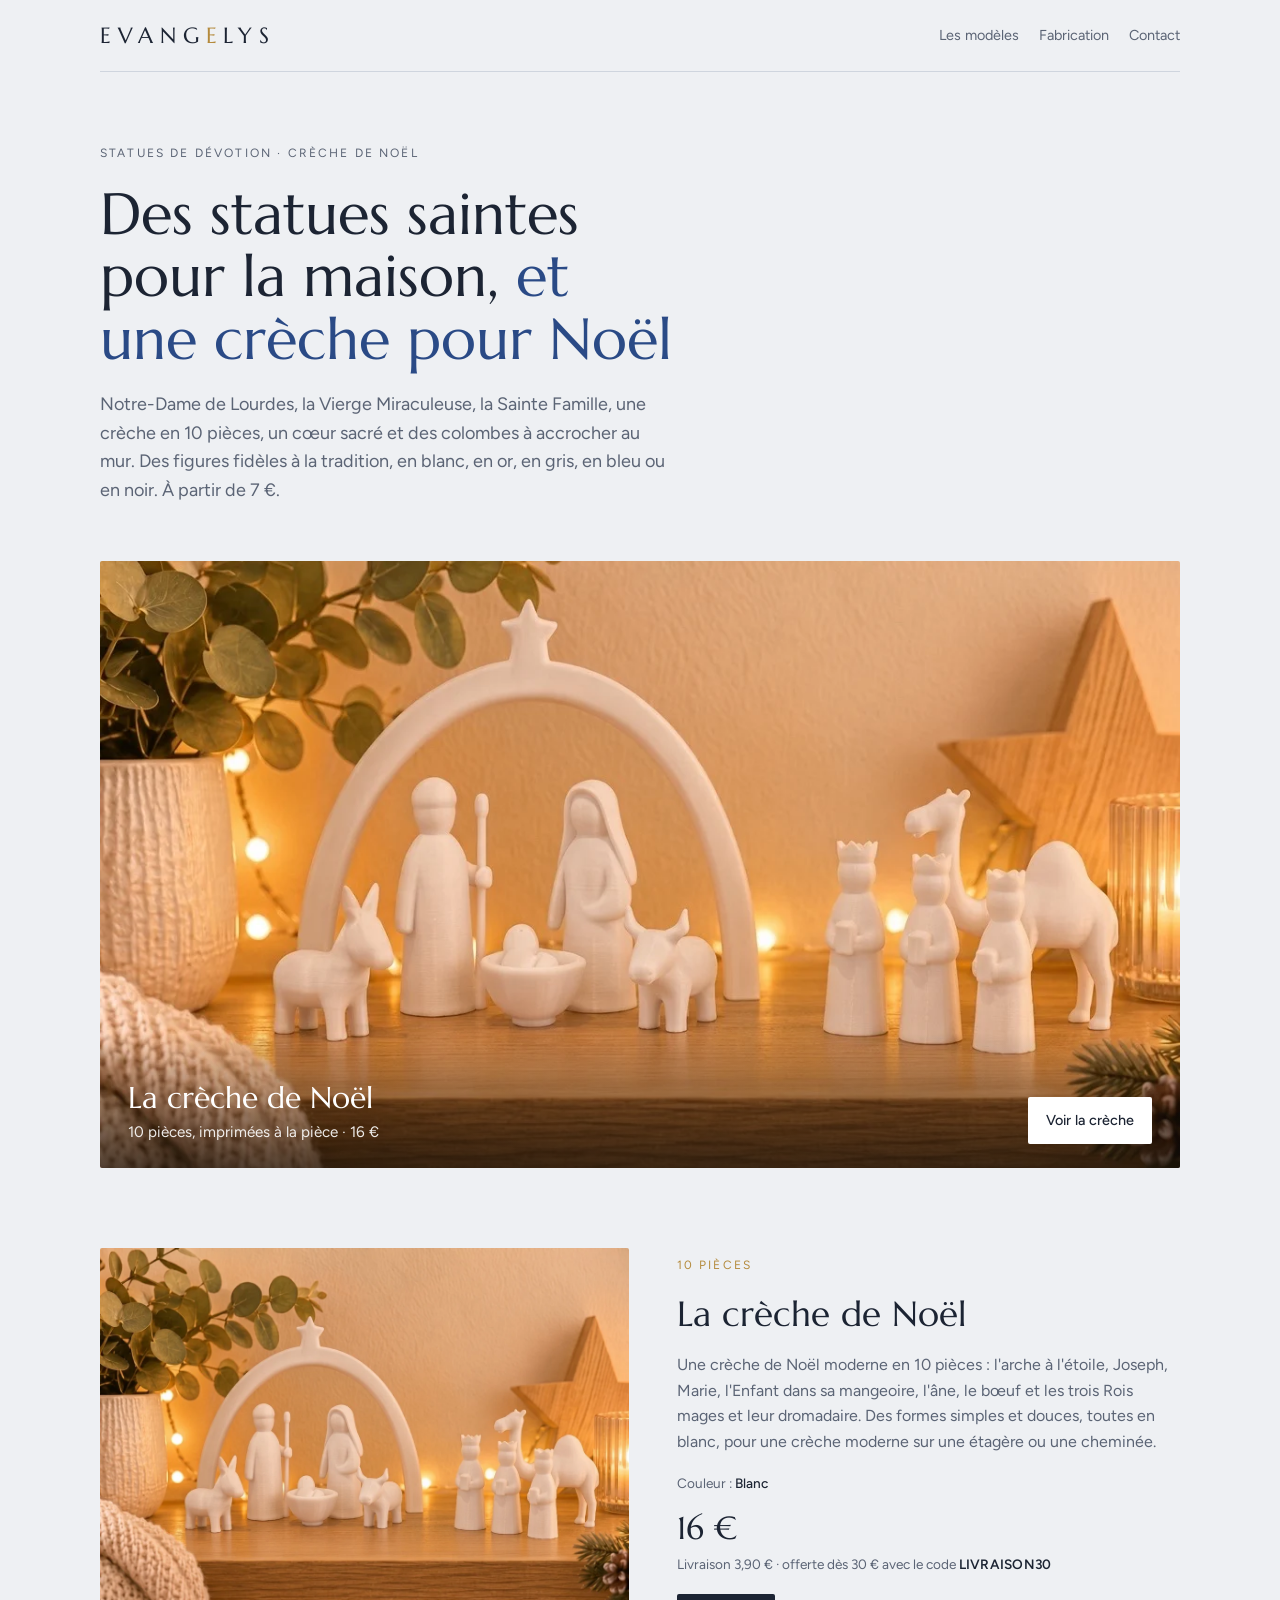
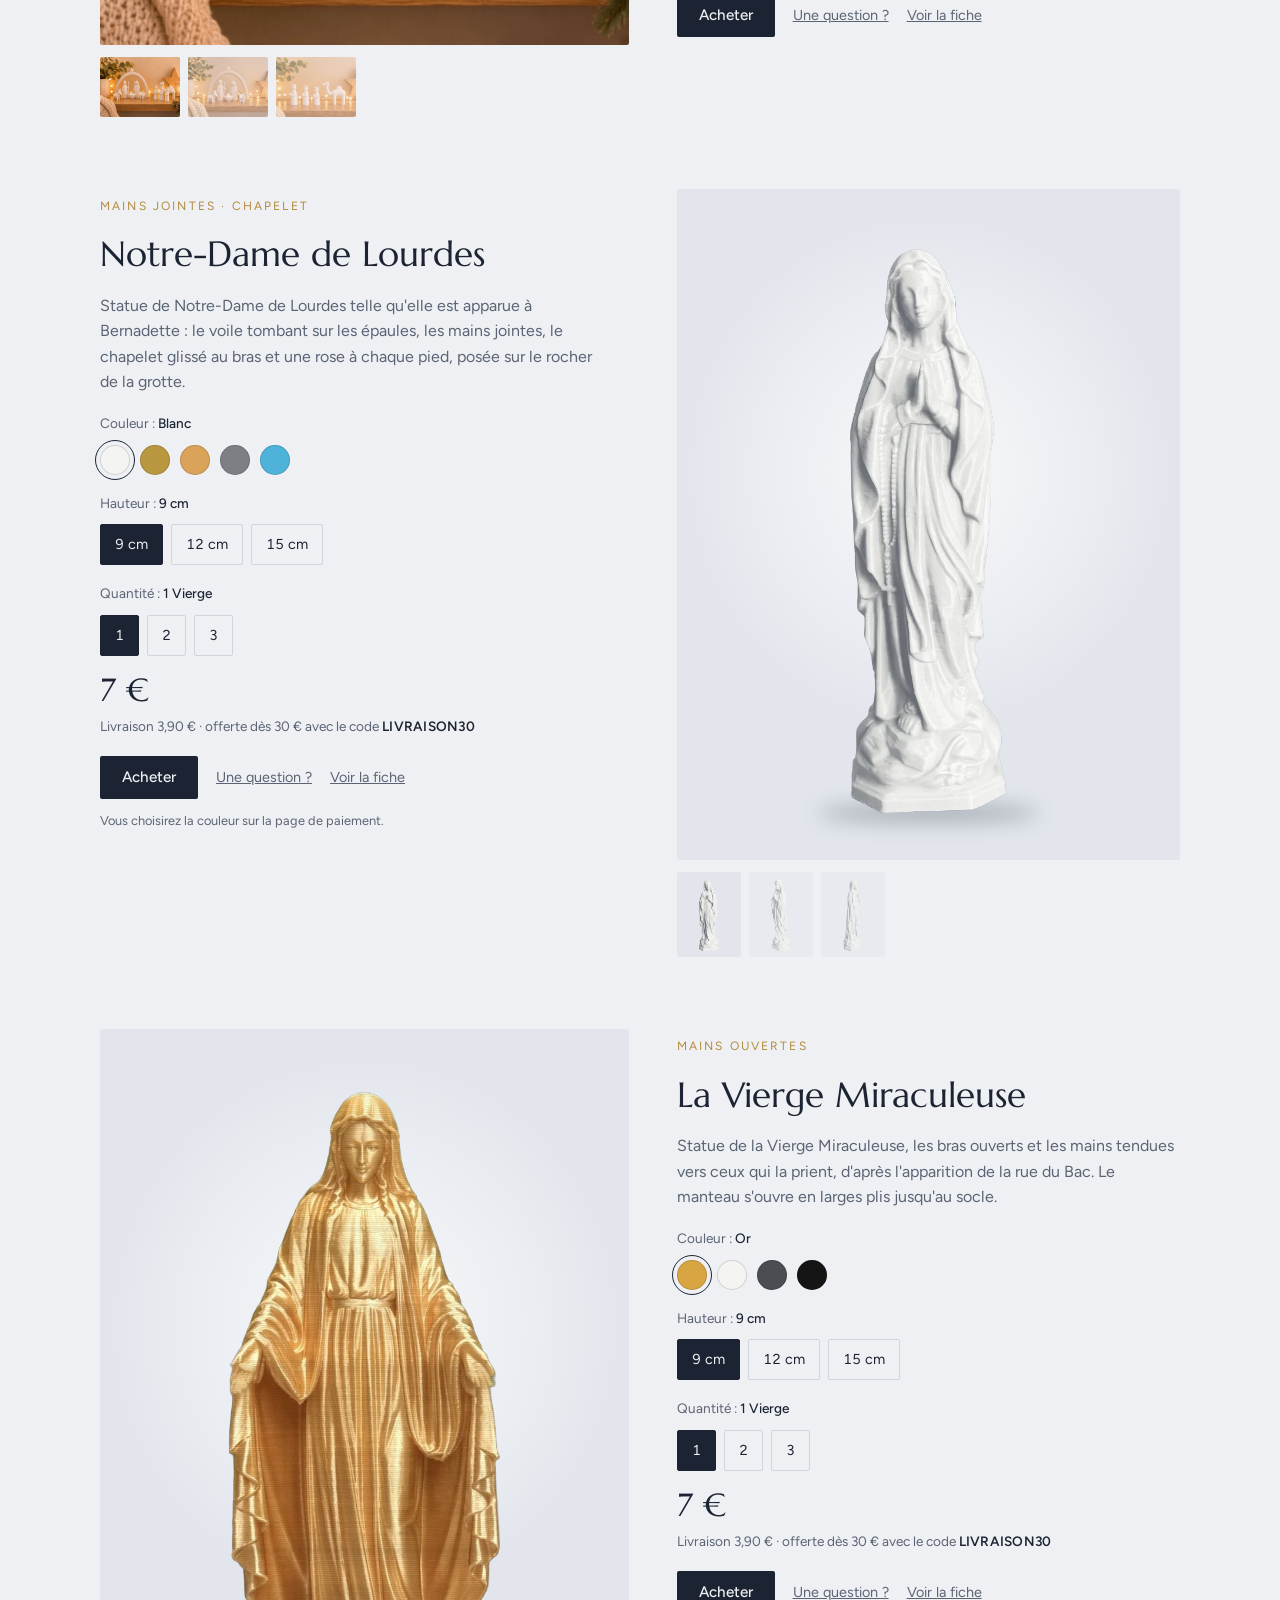
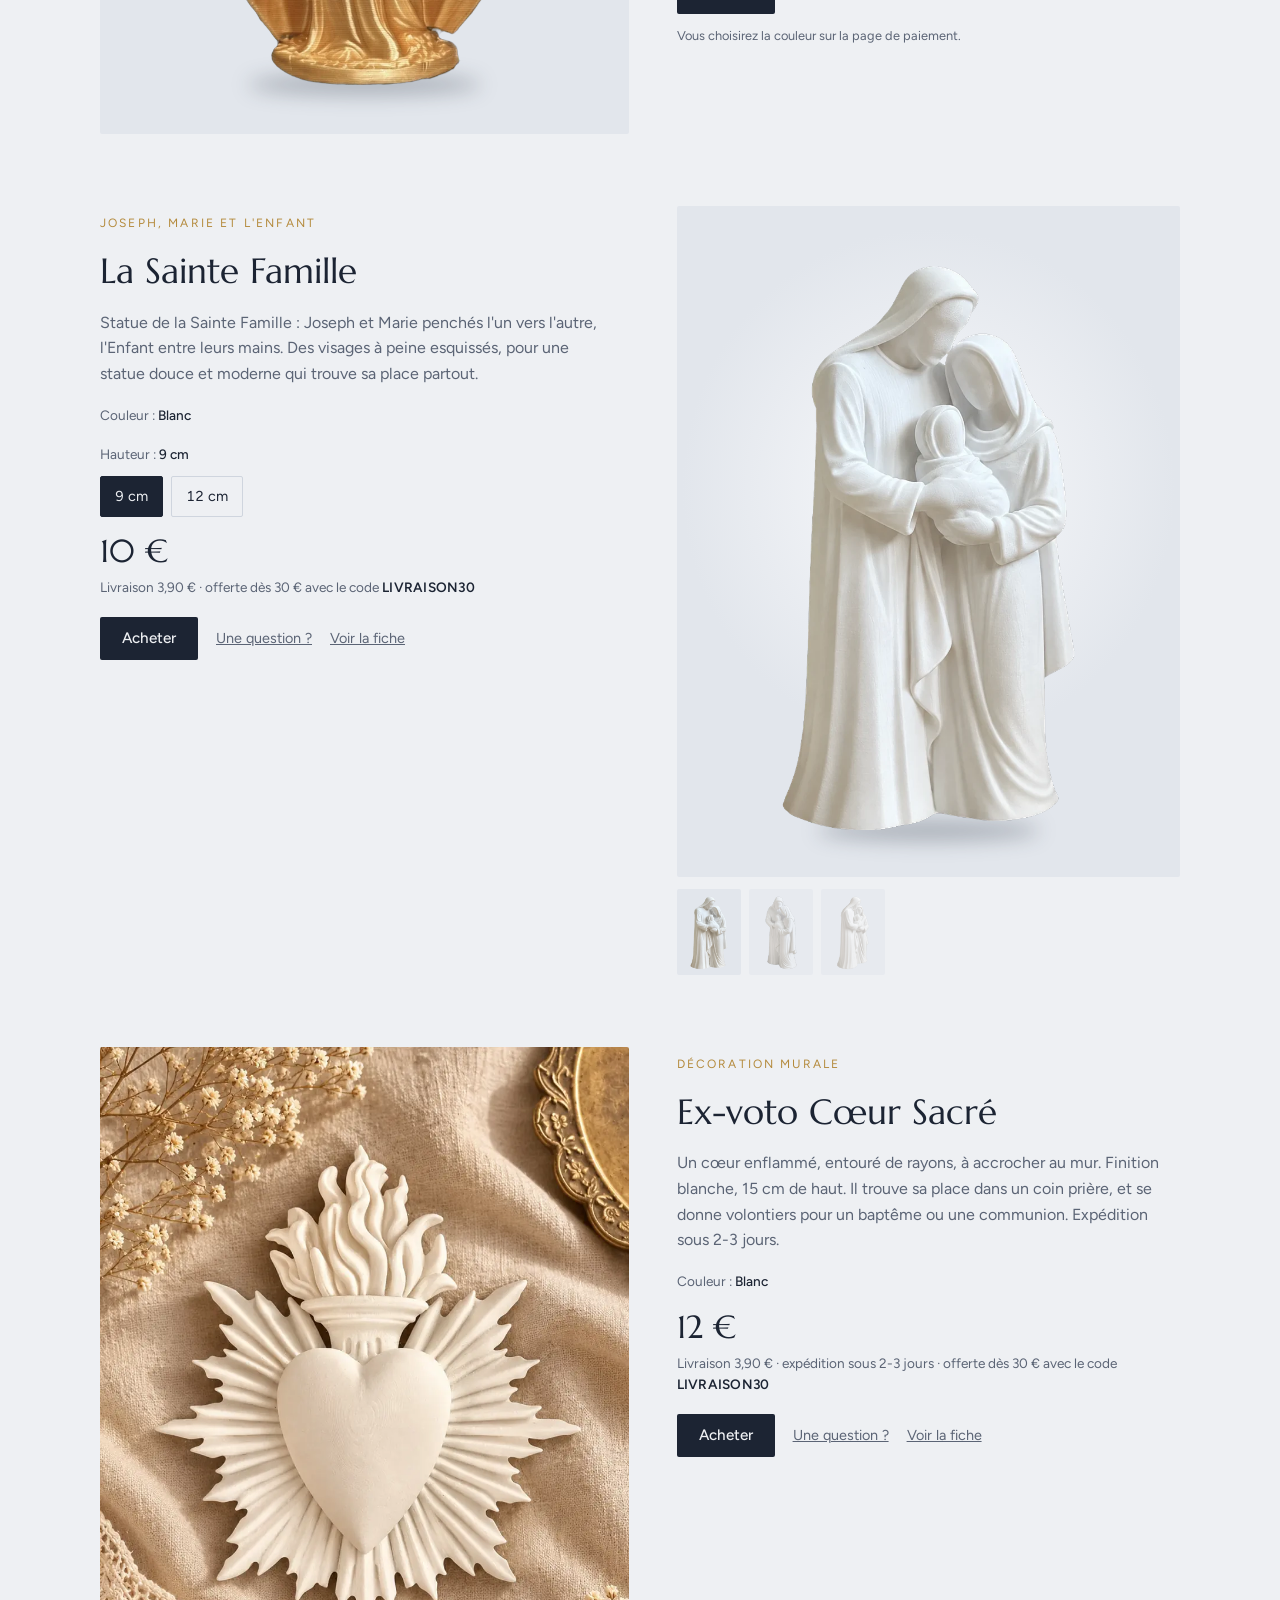
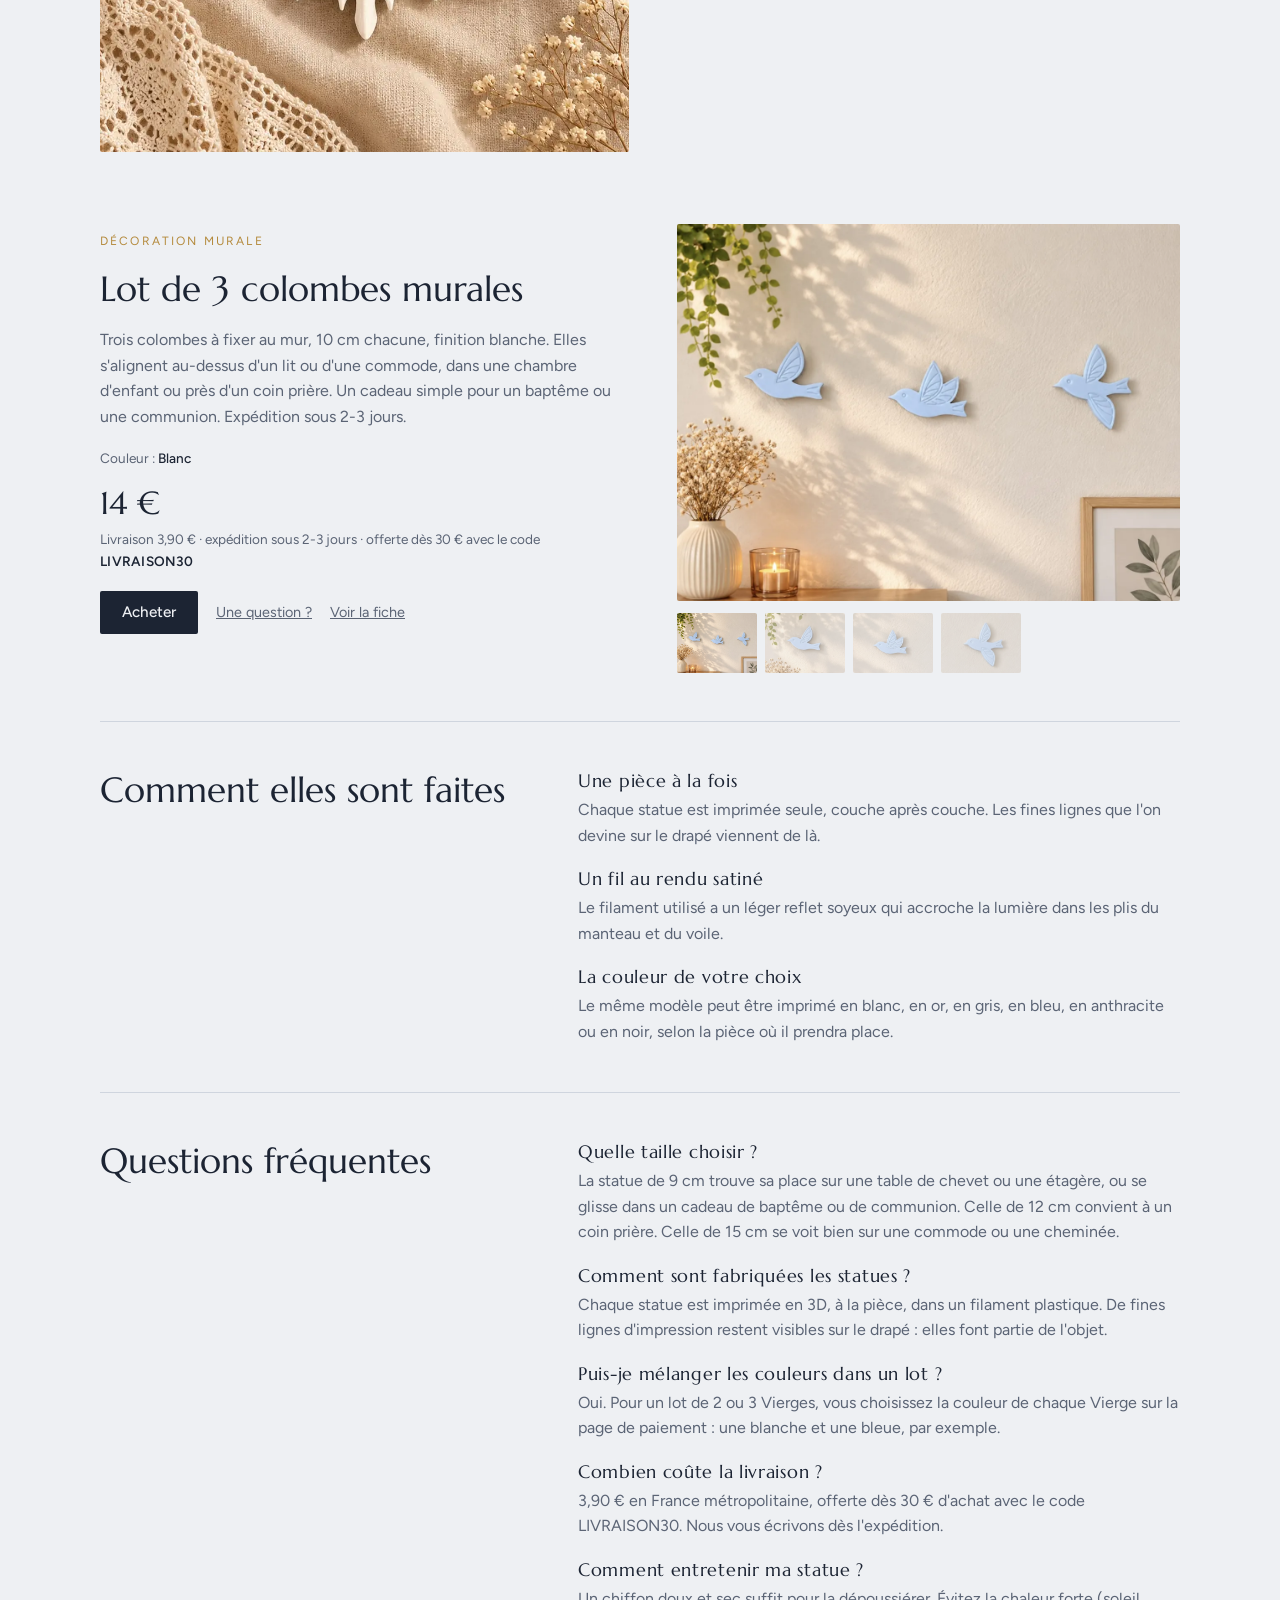
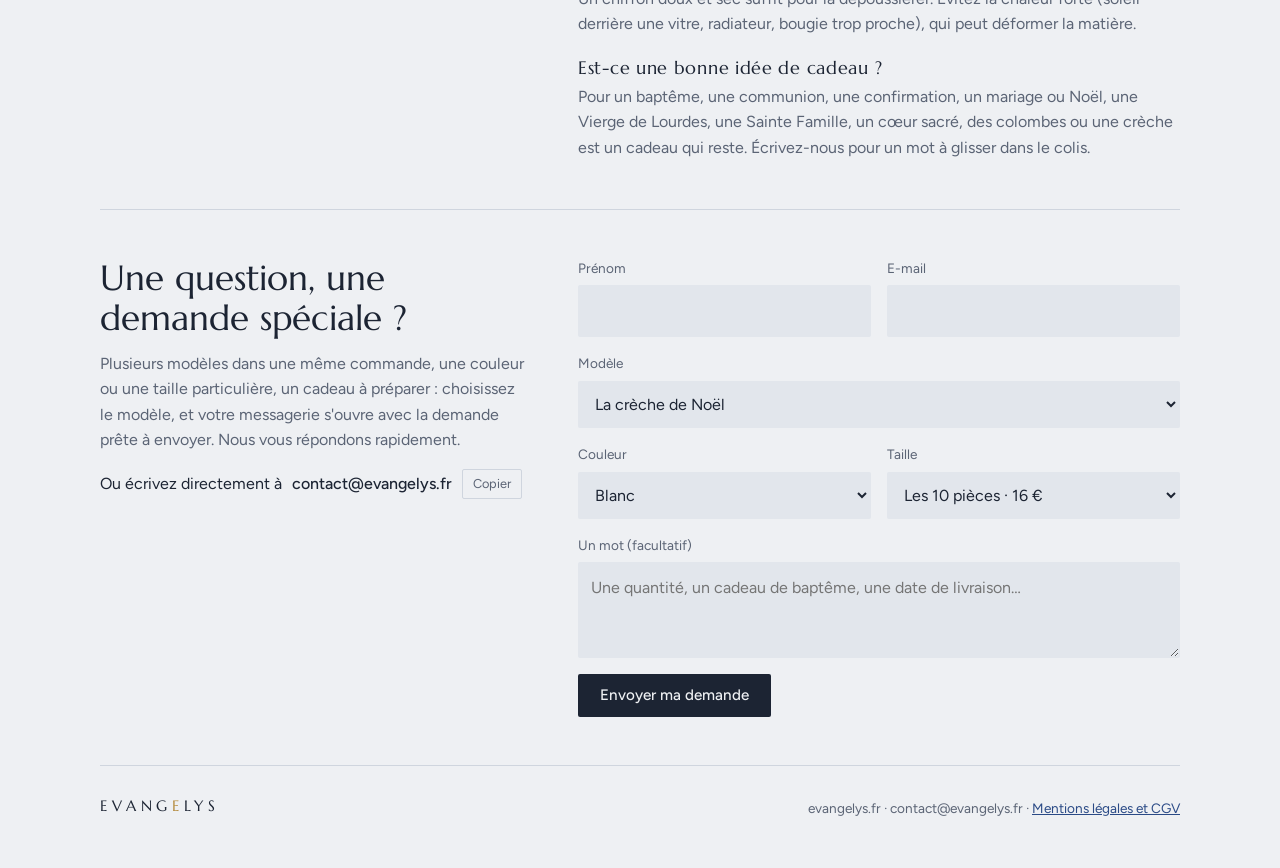
<file: index.html>
<!doctype html>
<html lang="fr">
<head>
<meta charset="utf-8">
<meta name="viewport" content="width=device-width, initial-scale=1, viewport-fit=cover">
<meta name="description" content="Statues de la Vierge Marie (Notre-Dame de Lourdes, Vierge Miraculeuse), statue de la Sainte Famille, crèche de Noël, ex-voto Cœur Sacré et colombes murales. Dès 7 €. Livraison en France.">
<link rel="canonical" href="https://evangelys.fr/">
<meta property="og:locale" content="fr_FR">
<meta property="og:site_name" content="Evangelys">
<meta property="og:type" content="website">
<meta property="og:url" content="https://evangelys.fr/">
<meta property="og:title" content="Evangelys · Statues de la Vierge Marie et crèche de Noël">
<meta property="og:description" content="Notre-Dame de Lourdes, Vierge Miraculeuse, Sainte Famille, crèche de Noël, ex-voto Cœur Sacré et colombes murales. Dès 7 €.">
<meta property="og:image" content="https://evangelys.fr/partage.jpg">
<meta property="og:image:width" content="1200">
<meta property="og:image:height" content="630">
<meta name="twitter:card" content="summary_large_image">
<meta name="twitter:title" content="Evangelys · Statues de la Vierge Marie et crèche de Noël">
<meta name="twitter:description" content="Notre-Dame de Lourdes, Vierge Miraculeuse, Sainte Famille, crèche de Noël, ex-voto Cœur Sacré et colombes murales. Dès 7 €.">
<meta name="twitter:image" content="https://evangelys.fr/partage.jpg">
<link rel="icon" href="/favicon.ico" sizes="16x16 32x32 48x48">
<link rel="icon" type="image/png" sizes="16x16" href="/favicon-16x16.png">
<link rel="icon" type="image/png" sizes="32x32" href="/favicon-32x32.png">
<link rel="icon" type="image/png" sizes="192x192" href="/icon-192.png">
<link rel="apple-touch-icon" sizes="180x180" href="/apple-touch-icon.png">
<link rel="manifest" href="/site.webmanifest">
<meta name="theme-color" content="#2a4a86">
<title>Statues de la Vierge Marie, Sainte Famille et crèche de Noël · Evangelys</title>
<script type="application/ld+json">
{
 "@context": "https://schema.org",
 "@graph": [
  {
   "@type": "Organization",
   "name": "Evangelys",
   "url": "https://evangelys.fr/",
   "email": "contact@evangelys.fr",
   "logo": "https://evangelys.fr/partage.jpg",
   "address": {
    "@type": "PostalAddress",
    "streetAddress": "5360 route de Saint-Sulpice",
    "postalCode": "81800",
    "addressLocality": "Coufouleux",
    "addressCountry": "FR"
   }
  },
  {
   "@type": "WebSite",
   "name": "Evangelys",
   "url": "https://evangelys.fr/",
   "inLanguage": "fr-FR",
   "publisher": {
    "@type": "Organization",
    "name": "Evangelys",
    "url": "https://evangelys.fr/"
   }
  },
  {
   "@type": "ItemList",
   "itemListElement": [
    {
     "@type": "ListItem",
     "position": 1,
     "url": "https://evangelys.fr/creche-de-noel-9-pieces/",
     "name": "Crèche de Noël moderne en 10 pièces"
    },
    {
     "@type": "ListItem",
     "position": 2,
     "url": "https://evangelys.fr/statue-notre-dame-de-lourdes/",
     "name": "Statue Notre-Dame de Lourdes"
    },
    {
     "@type": "ListItem",
     "position": 3,
     "url": "https://evangelys.fr/statue-vierge-miraculeuse/",
     "name": "Statue de la Vierge Miraculeuse"
    },
    {
     "@type": "ListItem",
     "position": 4,
     "url": "https://evangelys.fr/statue-sainte-famille/",
     "name": "Statue de la Sainte Famille"
    },
    {
     "@type": "ListItem",
     "position": 5,
     "url": "https://evangelys.fr/ex-voto-coeur-sacre/",
     "name": "Ex-voto Cœur Sacré"
    },
    {
     "@type": "ListItem",
     "position": 6,
     "url": "https://evangelys.fr/lot-de-3-colombes-murales/",
     "name": "Lot de 3 colombes murales"
    }
   ]
  },
  {
   "@type": "FAQPage",
   "mainEntity": [
    {
     "@type": "Question",
     "name": "Quelle taille choisir ?",
     "acceptedAnswer": {
      "@type": "Answer",
      "text": "La statue de 9 cm trouve sa place sur une table de chevet ou une étagère, ou se glisse dans un cadeau de baptême ou de communion. Celle de 12 cm convient à un coin prière. Celle de 15 cm se voit bien sur une commode ou une cheminée."
     }
    },
    {
     "@type": "Question",
     "name": "Comment sont fabriquées les statues ?",
     "acceptedAnswer": {
      "@type": "Answer",
      "text": "Chaque statue est imprimée en 3D, à la pièce, dans un filament plastique. De fines lignes d'impression restent visibles sur le drapé : elles font partie de l'objet."
     }
    },
    {
     "@type": "Question",
     "name": "Puis-je mélanger les couleurs dans un lot ?",
     "acceptedAnswer": {
      "@type": "Answer",
      "text": "Oui. Pour un lot de 2 ou 3 Vierges, vous choisissez la couleur de chaque Vierge sur la page de paiement : une blanche et une bleue, par exemple."
     }
    },
    {
     "@type": "Question",
     "name": "Combien coûte la livraison ?",
     "acceptedAnswer": {
      "@type": "Answer",
      "text": "3,90 € en France métropolitaine, offerte dès 30 € d'achat avec le code LIVRAISON30. Nous vous écrivons dès l'expédition."
     }
    },
    {
     "@type": "Question",
     "name": "Comment entretenir ma statue ?",
     "acceptedAnswer": {
      "@type": "Answer",
      "text": "Un chiffon doux et sec suffit pour la dépoussiérer. Évitez la chaleur forte (soleil derrière une vitre, radiateur, bougie trop proche), qui peut déformer la matière."
     }
    },
    {
     "@type": "Question",
     "name": "Est-ce une bonne idée de cadeau ?",
     "acceptedAnswer": {
      "@type": "Answer",
      "text": "Pour un baptême, une communion, une confirmation, un mariage ou Noël, une Vierge de Lourdes, une Sainte Famille, un cœur sacré, des colombes ou une crèche est un cadeau qui reste. Écrivez-nous pour un mot à glisser dans le colis."
     }
    }
   ]
  }
 ]
}
</script>
<link rel="preconnect" href="https://fonts.googleapis.com">
<link rel="preconnect" href="https://fonts.gstatic.com" crossorigin>
<link rel="stylesheet" href="https://fonts.googleapis.com/css2?family=Marcellus&family=Figtree:wght@400;500;600&display=swap">
<link rel="stylesheet" href="site.css">
</head>
<body>

<div class="wrap">
  <header>
    <a class="mark" href="#top" id="top">EVANG<span>E</span>LYS</a>
    <nav aria-label="Sections">
      <a href="#modeles">Les modèles</a>
      <a href="#fabrication">Fabrication</a>
      <a href="#commander">Contact</a>
    </nav>
  </header>

  <section class="hero">
    <p class="eyebrow">Statues de dévotion · crèche de Noël</p>
    <h1>Des statues saintes pour la maison, <em>et une crèche pour Noël</em></h1>
    <p class="lead">Notre-Dame de Lourdes, la Vierge Miraculeuse, la Sainte Famille, une crèche en 10 pièces, un cœur sacré et des colombes à accrocher au mur. Des figures fidèles à la tradition, en blanc, en or, en gris, en bleu ou en noir. À partir de 7 €.</p>
  </section>

  <figure class="scene">
    <img src="scene-creche.webp" alt="La crèche de Noël en 10 pièces posée sur une étagère, avec une guirlande lumineuse" width="1400" height="788">
    <figcaption>
      <div><p class="s-title">La crèche de Noël</p><p class="s-sub">10 pièces, imprimées à la pièce · 16 €</p></div>
      <a href="creche-de-noel-9-pieces/">Voir la crèche</a>
    </figcaption>
  </figure>

  <div class="models" id="modeles">
  <article class="model" id="creche">
    <div class="viewer">
      <div class="frame"><img src="cut/creche-photo-1.webp" alt="La crèche de Noël, blanc, vue 1" width="1200" height="900" loading="lazy"></div>
      <div class="thumbs" role="group" aria-label="Vues">
        <button type="button" aria-label="Vue 1" aria-pressed="true"><img src="cut/creche-photo-1.webp" alt="" width="1200" height="900" loading="lazy"></button>
        <button type="button" aria-label="Vue 2" aria-pressed="false"><img src="cut/creche-photo-2.webp" alt="" width="1200" height="900" loading="lazy"></button>
        <button type="button" aria-label="Vue 3" aria-pressed="false"><img src="cut/creche-photo-3.webp" alt="" width="1200" height="900" loading="lazy"></button>
      </div>
    </div>
    <div class="info">
      <p class="kind">10 pièces</p>
      <h2><a href="creche-de-noel-9-pieces/">La crèche de Noël</a></h2>
      <p>Une crèche de Noël moderne en 10 pièces : l&#x27;arche à l&#x27;étoile, Joseph, Marie, l&#x27;Enfant dans sa mangeoire, l&#x27;âne, le bœuf et les trois Rois mages et leur dromadaire. Des formes simples et douces, toutes en blanc, pour une crèche moderne sur une étagère ou une cheminée.</p>
      <div class="swatches">
        <span class="label">Couleur : <b>Blanc</b></span>
        <div class="chips" role="group" aria-label="Couleurs" hidden></div>
      </div>
      <div class="swatches" hidden>
        <span class="label">Hauteur : <b class="size-label">Les 10 pièces</b></span>
        <div class="sizes" role="group" aria-label="Hauteurs">
                    <button type="button" class="size" data-cm="9p" aria-pressed="true">Les 10 pièces</button>
        </div>
      </div>
      <div class="swatches qty-block" hidden>
        <span class="label">Quantité : <b class="qty-label"></b></span>
        <div class="sizes qtys" role="group" aria-label="Quantité"></div>
      </div>
      <ul class="static-specs">
        <li>Couleur : blanc</li>
        <li>Les 10 pièces — 16 €</li>
      </ul>
      <p class="price">16 €</p>
      <p class="ship">Livraison 3,90 € · offerte dès 30 € avec le code <b>LIVRAISON30</b></p>
      <div class="buy-row"><a class="cta" href="https://buy.stripe.com/cNidR80Ap8vt1BZ0e4gUM00" target="_blank" rel="noopener">Acheter</a><a class="ask" href="#commander">Une question ?</a> <a class="fiche" href="creche-de-noel-9-pieces/">Voir la fiche</a></div>
      <p class="hint" hidden></p>
    </div>
  </article>

  <article class="model" id="lourdes">
    <div class="viewer">
      <div class="frame"><img src="cut/lourdes-blanc-1.webp" alt="Notre-Dame de Lourdes, blanc, vue 1" width="900" height="1200" loading="lazy"></div>
      <div class="thumbs" role="group" aria-label="Vues">
        <button type="button" aria-label="Vue 1" aria-pressed="true"><img src="cut/lourdes-blanc-1.webp" alt="" width="900" height="1200" loading="lazy"></button>
        <button type="button" aria-label="Vue 2" aria-pressed="false"><img src="cut/lourdes-blanc-2.webp" alt="" width="900" height="1200" loading="lazy"></button>
        <button type="button" aria-label="Vue 3" aria-pressed="false"><img src="cut/lourdes-blanc-3.webp" alt="" width="900" height="1200" loading="lazy"></button>
      </div>
    </div>
    <div class="info">
      <p class="kind">Mains jointes · chapelet</p>
      <h2><a href="statue-notre-dame-de-lourdes/">Notre-Dame de Lourdes</a></h2>
      <p>Statue de Notre-Dame de Lourdes telle qu&#x27;elle est apparue à Bernadette : le voile tombant sur les épaules, les mains jointes, le chapelet glissé au bras et une rose à chaque pied, posée sur le rocher de la grotte.</p>
      <div class="swatches">
        <span class="label">Couleur : <b>Blanc</b></span>
        <div class="chips" role="group" aria-label="Couleurs">
          <button type="button" class="chip" data-c="Blanc" style="background:#f4f4f2" aria-label="Blanc" title="Blanc" aria-pressed="true"></button>
          <button type="button" class="chip" data-c="Or mat" style="background:#b8973f" aria-label="Or mat" title="Or mat" aria-pressed="false"></button>
          <button type="button" class="chip" data-c="Or satiné" style="background:#d9a35a" aria-label="Or satiné" title="Or satiné" aria-pressed="false"></button>
          <button type="button" class="chip" data-c="Gris" style="background:#7d7f85" aria-label="Gris" title="Gris" aria-pressed="false"></button>
          <button type="button" class="chip" data-c="Bleu ciel" style="background:#4fb3d9" aria-label="Bleu ciel" title="Bleu ciel" aria-pressed="false"></button>
        </div>
      </div>
      <div class="swatches">
        <span class="label">Hauteur : <b class="size-label">9 cm</b></span>
        <div class="sizes" role="group" aria-label="Hauteurs">
                    <button type="button" class="size" data-cm="9" aria-pressed="true">9 cm</button>
          <button type="button" class="size" data-cm="12" aria-pressed="false">12 cm</button>
          <button type="button" class="size" data-cm="15" aria-pressed="false">15 cm</button>
        </div>
      </div>
      <div class="swatches qty-block">
        <span class="label">Quantité : <b class="qty-label">1 Vierge</b></span>
        <div class="sizes qtys" role="group" aria-label="Quantité">
                    <button type="button" class="size" data-n="1" aria-pressed="true">1</button>
          <button type="button" class="size" data-n="2" aria-pressed="false">2</button>
          <button type="button" class="size" data-n="3" aria-pressed="false">3</button>
        </div>
      </div>
      <ul class="static-specs">
        <li>Couleurs : blanc, or mat, or satiné, gris, bleu ciel</li>
        <li>9 cm — 7 €</li>
        <li>Lot de 2, 9 cm — 12 €</li>
        <li>Lot de 3, 9 cm — 17 €</li>
        <li>12 cm — 9 €</li>
        <li>Lot de 2, 12 cm — 16 €</li>
        <li>Lot de 3, 12 cm — 23 €</li>
        <li>15 cm — 12 €</li>
        <li>Lot de 2, 15 cm — 22 €</li>
        <li>Lot de 3, 15 cm — 32 €</li>
      </ul>
      <p class="price">7 €</p>
      <p class="ship">Livraison 3,90 € · offerte dès 30 € avec le code <b>LIVRAISON30</b></p>
      <div class="buy-row"><a class="cta" href="https://buy.stripe.com/28E9ASaaZ3b9fsP5yogUM01" target="_blank" rel="noopener">Acheter</a><a class="ask" href="#commander">Une question ?</a> <a class="fiche" href="statue-notre-dame-de-lourdes/">Voir la fiche</a></div>
      <p class="hint" hidden></p>
    </div>
  </article>

  <article class="model" id="miraculeuse">
    <div class="viewer">
      <div class="frame"><img src="cut/miraculeuse-or.webp" alt="La Vierge Miraculeuse, or" width="900" height="1200" loading="lazy"></div>
      <div class="thumbs" role="group" aria-label="Vues" hidden></div>
    </div>
    <div class="info">
      <p class="kind">Mains ouvertes</p>
      <h2><a href="statue-vierge-miraculeuse/">La Vierge Miraculeuse</a></h2>
      <p>Statue de la Vierge Miraculeuse, les bras ouverts et les mains tendues vers ceux qui la prient, d&#x27;après l&#x27;apparition de la rue du Bac. Le manteau s&#x27;ouvre en larges plis jusqu&#x27;au socle.</p>
      <div class="swatches">
        <span class="label">Couleur : <b>Or</b></span>
        <div class="chips" role="group" aria-label="Couleurs">
          <button type="button" class="chip" data-c="Or" style="background:#d8a542" aria-label="Or" title="Or" aria-pressed="true"></button>
          <button type="button" class="chip" data-c="Blanc" style="background:#f4f4f2" aria-label="Blanc" title="Blanc" aria-pressed="false"></button>
          <button type="button" class="chip" data-c="Anthracite" style="background:#4a4d52" aria-label="Anthracite" title="Anthracite" aria-pressed="false"></button>
          <button type="button" class="chip" data-c="Noir" style="background:#151515" aria-label="Noir" title="Noir" aria-pressed="false"></button>
        </div>
      </div>
      <div class="swatches">
        <span class="label">Hauteur : <b class="size-label">9 cm</b></span>
        <div class="sizes" role="group" aria-label="Hauteurs">
                    <button type="button" class="size" data-cm="9" aria-pressed="true">9 cm</button>
          <button type="button" class="size" data-cm="12" aria-pressed="false">12 cm</button>
          <button type="button" class="size" data-cm="15" aria-pressed="false">15 cm</button>
        </div>
      </div>
      <div class="swatches qty-block">
        <span class="label">Quantité : <b class="qty-label">1 Vierge</b></span>
        <div class="sizes qtys" role="group" aria-label="Quantité">
                    <button type="button" class="size" data-n="1" aria-pressed="true">1</button>
          <button type="button" class="size" data-n="2" aria-pressed="false">2</button>
          <button type="button" class="size" data-n="3" aria-pressed="false">3</button>
        </div>
      </div>
      <ul class="static-specs">
        <li>Couleurs : or, blanc, anthracite, noir</li>
        <li>9 cm — 7 €</li>
        <li>Lot de 2, 9 cm — 12 €</li>
        <li>Lot de 3, 9 cm — 17 €</li>
        <li>12 cm — 9 €</li>
        <li>Lot de 2, 12 cm — 16 €</li>
        <li>Lot de 3, 12 cm — 23 €</li>
        <li>15 cm — 12 €</li>
        <li>Lot de 2, 15 cm — 22 €</li>
        <li>Lot de 3, 15 cm — 32 €</li>
      </ul>
      <p class="price">7 €</p>
      <p class="ship">Livraison 3,90 € · offerte dès 30 € avec le code <b>LIVRAISON30</b></p>
      <div class="buy-row"><a class="cta" href="https://buy.stripe.com/00wbJ03MBh1Z0xVd0QgUM04" target="_blank" rel="noopener">Acheter</a><a class="ask" href="#commander">Une question ?</a> <a class="fiche" href="statue-vierge-miraculeuse/">Voir la fiche</a></div>
      <p class="hint" hidden></p>
    </div>
  </article>

  <article class="model" id="famille">
    <div class="viewer">
      <div class="frame"><img src="cut/famille-studio.webp" alt="La Sainte Famille, blanc, vue 1" width="900" height="1200" loading="lazy"></div>
      <div class="thumbs" role="group" aria-label="Vues">
        <button type="button" aria-label="Vue 1" aria-pressed="true"><img src="cut/famille-studio.webp" alt="" width="900" height="1200" loading="lazy"></button>
        <button type="button" aria-label="Vue 2" aria-pressed="false"><img src="cut/famille-troisquarts.webp" alt="" width="900" height="1200" loading="lazy"></button>
        <button type="button" aria-label="Vue 3" aria-pressed="false"><img src="cut/famille-profil.webp" alt="" width="900" height="1200" loading="lazy"></button>
      </div>
    </div>
    <div class="info">
      <p class="kind">Joseph, Marie et l&#x27;Enfant</p>
      <h2><a href="statue-sainte-famille/">La Sainte Famille</a></h2>
      <p>Statue de la Sainte Famille : Joseph et Marie penchés l&#x27;un vers l&#x27;autre, l&#x27;Enfant entre leurs mains. Des visages à peine esquissés, pour une statue douce et moderne qui trouve sa place partout.</p>
      <div class="swatches">
        <span class="label">Couleur : <b>Blanc</b></span>
        <div class="chips" role="group" aria-label="Couleurs" hidden></div>
      </div>
      <div class="swatches">
        <span class="label">Hauteur : <b class="size-label">9 cm</b></span>
        <div class="sizes" role="group" aria-label="Hauteurs">
                    <button type="button" class="size" data-cm="9" aria-pressed="true">9 cm</button>
          <button type="button" class="size" data-cm="12" aria-pressed="false">12 cm</button>
        </div>
      </div>
      <div class="swatches qty-block" hidden>
        <span class="label">Quantité : <b class="qty-label"></b></span>
        <div class="sizes qtys" role="group" aria-label="Quantité"></div>
      </div>
      <ul class="static-specs">
        <li>Couleur : blanc</li>
        <li>9 cm — 10 €</li>
        <li>12 cm — 12 €</li>
      </ul>
      <p class="price">10 €</p>
      <p class="ship">Livraison 3,90 € · offerte dès 30 € avec le code <b>LIVRAISON30</b></p>
      <div class="buy-row"><a class="cta" href="https://buy.stripe.com/3cI14m6YN4fd4Obgd2gUM07" target="_blank" rel="noopener">Acheter</a><a class="ask" href="#commander">Une question ?</a> <a class="fiche" href="statue-sainte-famille/">Voir la fiche</a></div>
      <p class="hint" hidden></p>
    </div>
  </article>

  <article class="model" id="exvoto">
    <div class="viewer">
      <div class="frame"><img src="cut/exvoto-1.webp" alt="Ex-voto Cœur Sacré, blanc" width="900" height="1200" loading="lazy"></div>
      <div class="thumbs" role="group" aria-label="Vues" hidden></div>
    </div>
    <div class="info">
      <p class="kind">Décoration murale</p>
      <h2><a href="ex-voto-coeur-sacre/">Ex-voto Cœur Sacré</a></h2>
      <p>Un cœur enflammé, entouré de rayons, à accrocher au mur. Finition blanche, 15 cm de haut. Il trouve sa place dans un coin prière, et se donne volontiers pour un baptême ou une communion. Expédition sous 2-3 jours.</p>
      <div class="swatches">
        <span class="label">Couleur : <b>Blanc</b></span>
        <div class="chips" role="group" aria-label="Couleurs" hidden></div>
      </div>
      <div class="swatches" hidden>
        <span class="label">Hauteur : <b class="size-label">15 cm</b></span>
        <div class="sizes" role="group" aria-label="Hauteurs">
          <button type="button" class="size" data-cm="15" aria-pressed="true">15 cm</button>
        </div>
      </div>
      <div class="swatches qty-block" hidden>
        <span class="label">Quantité : <b class="qty-label"></b></span>
        <div class="sizes qtys" role="group" aria-label="Quantité"></div>
      </div>
      <ul class="static-specs">
        <li>Couleur : blanc</li>
        <li>15 cm — 12 €</li>
      </ul>
      <p class="price">12 €</p>
      <p class="ship">Livraison 3,90 € · expédition sous 2-3 jours · offerte dès 30 € avec le code <b>LIVRAISON30</b></p>
      <div class="buy-row"><a class="cta" href="#commander">Acheter</a><a class="ask" href="#commander">Une question ?</a> <a class="fiche" href="ex-voto-coeur-sacre/">Voir la fiche</a></div>
      <p class="hint" hidden></p>
    </div>
  </article>

  <article class="model" id="colombes">
    <div class="viewer">
      <div class="frame"><img src="cut/colombes-1.webp" alt="Lot de 3 colombes murales, blanc, vue 1" width="1200" height="900" loading="lazy"></div>
      <div class="thumbs" role="group" aria-label="Vues">
        <button type="button" aria-label="Vue 1" aria-pressed="true"><img src="cut/colombes-1.webp" alt="" width="1200" height="900" loading="lazy"></button>
        <button type="button" aria-label="Vue 2" aria-pressed="false"><img src="cut/colombes-2.webp" alt="" width="539" height="404" loading="lazy"></button>
        <button type="button" aria-label="Vue 3" aria-pressed="false"><img src="cut/colombes-3.webp" alt="" width="539" height="404" loading="lazy"></button>
        <button type="button" aria-label="Vue 4" aria-pressed="false"><img src="cut/colombes-4.webp" alt="" width="448" height="336" loading="lazy"></button>
      </div>
    </div>
    <div class="info">
      <p class="kind">Décoration murale</p>
      <h2><a href="lot-de-3-colombes-murales/">Lot de 3 colombes murales</a></h2>
      <p>Trois colombes à fixer au mur, 10 cm chacune, finition blanche. Elles s&#x27;alignent au-dessus d&#x27;un lit ou d&#x27;une commode, dans une chambre d&#x27;enfant ou près d&#x27;un coin prière. Un cadeau simple pour un baptême ou une communion. Expédition sous 2-3 jours.</p>
      <div class="swatches">
        <span class="label">Couleur : <b>Blanc</b></span>
        <div class="chips" role="group" aria-label="Couleurs" hidden></div>
      </div>
      <div class="swatches" hidden>
        <span class="label">Hauteur : <b class="size-label">10 cm chacune</b></span>
        <div class="sizes" role="group" aria-label="Hauteurs">
          <button type="button" class="size" data-cm="10" aria-pressed="true">10 cm chacune</button>
        </div>
      </div>
      <div class="swatches qty-block" hidden>
        <span class="label">Quantité : <b class="qty-label"></b></span>
        <div class="sizes qtys" role="group" aria-label="Quantité"></div>
      </div>
      <ul class="static-specs">
        <li>Couleur : blanc</li>
        <li>Lot de 3, 10 cm chacune — 14 €</li>
      </ul>
      <p class="price">14 €</p>
      <p class="ship">Livraison 3,90 € · expédition sous 2-3 jours · offerte dès 30 € avec le code <b>LIVRAISON30</b></p>
      <div class="buy-row"><a class="cta" href="#commander">Acheter</a><a class="ask" href="#commander">Une question ?</a> <a class="fiche" href="lot-de-3-colombes-murales/">Voir la fiche</a></div>
      <p class="hint" hidden></p>
    </div>
  </article>
  </div>

  <section class="craft" id="fabrication">
    <h2>Comment elles sont faites</h2>
    <dl>
      <div><dt>Une pièce à la fois</dt><dd>Chaque statue est imprimée seule, couche après couche. Les fines lignes que l'on devine sur le drapé viennent de là.</dd></div>
      <div><dt>Un fil au rendu satiné</dt><dd>Le filament utilisé a un léger reflet soyeux qui accroche la lumière dans les plis du manteau et du voile.</dd></div>
      <div><dt>La couleur de votre choix</dt><dd>Le même modèle peut être imprimé en blanc, en or, en gris, en bleu, en anthracite ou en noir, selon la pièce où il prendra place.</dd></div>
    </dl>
  </section>

  <section class="craft faq" id="questions">
    <h2>Questions fréquentes</h2>
    <dl>
      <div><dt>Quelle taille choisir&nbsp;?</dt><dd>La statue de 9 cm trouve sa place sur une table de chevet ou une étagère, ou se glisse dans un cadeau de baptême ou de communion. Celle de 12 cm convient à un coin prière. Celle de 15 cm se voit bien sur une commode ou une cheminée.</dd></div>
      <div><dt>Comment sont fabriquées les statues&nbsp;?</dt><dd>Chaque statue est imprimée en 3D, à la pièce, dans un filament plastique. De fines lignes d'impression restent visibles sur le drapé : elles font partie de l'objet.</dd></div>
      <div><dt>Puis-je mélanger les couleurs dans un lot&nbsp;?</dt><dd>Oui. Pour un lot de 2 ou 3 Vierges, vous choisissez la couleur de chaque Vierge sur la page de paiement : une blanche et une bleue, par exemple.</dd></div>
      <div><dt>Combien coûte la livraison&nbsp;?</dt><dd>3,90 € en France métropolitaine, offerte dès 30 € d'achat avec le code LIVRAISON30. Nous vous écrivons dès l'expédition.</dd></div>
      <div><dt>Comment entretenir ma statue&nbsp;?</dt><dd>Un chiffon doux et sec suffit pour la dépoussiérer. Évitez la chaleur forte (soleil derrière une vitre, radiateur, bougie trop proche), qui peut déformer la matière.</dd></div>
      <div><dt>Est-ce une bonne idée de cadeau&nbsp;?</dt><dd>Pour un baptême, une communion, une confirmation, un mariage ou Noël, une Vierge de Lourdes, une Sainte Famille, un cœur sacré, des colombes ou une crèche est un cadeau qui reste. Écrivez-nous pour un mot à glisser dans le colis.</dd></div>
    </dl>
  </section>

  <section class="notify" id="commander">
    <div class="intro">
      <h2>Une question, une demande spéciale ?</h2>
      <p>Plusieurs modèles dans une même commande, une couleur ou une taille particulière, un cadeau à préparer : choisissez le modèle, et votre messagerie s'ouvre avec la demande prête à envoyer. Nous vous répondons rapidement.</p>
      <div class="mail-row"><span>Ou écrivez directement à</span> <span class="mail" id="mail">contact@evangelys.fr</span> <button class="copy" type="button" id="copy">Copier</button></div>
    </div>
    <form id="interest" novalidate>
      <div class="field"><label for="f-name">Prénom</label><input id="f-name" name="prenom" autocomplete="given-name" required></div>
      <div class="field"><label for="f-mail">E-mail</label><input id="f-mail" name="email" type="email" autocomplete="email" required></div>
      <div class="field full"><label for="f-model">Modèle</label><select id="f-model" name="modele"></select></div>
      <div class="field"><label for="f-color">Couleur</label><select id="f-color" name="couleur"></select></div>
      <div class="field"><label for="f-size">Taille</label><select id="f-size" name="hauteur"></select></div>
      <div class="field full"><label for="f-msg">Un mot (facultatif)</label><textarea id="f-msg" name="message" placeholder="Une quantité, un cadeau de baptême, une date de livraison…"></textarea></div>
      <div class="form-actions">
        <button class="cta" type="submit">Envoyer ma demande</button>
        <p class="note" id="f-error" role="alert"></p>
      </div>
      <div class="done" id="f-done" hidden></div>
    </form>
  </section>

  <footer>
    <span class="mark">EVANG<span>E</span>LYS</span>
    <span>evangelys.fr · contact@evangelys.fr · <a href="conditions.html">Mentions légales et CGV</a></span>
  </footer>
</div>

<script>window.EVANGELYS_ROOT="";</script>
<script src="catalog.js"></script>
<script>
enhanceCatalog();

const fModel=document.getElementById("f-model"),fColor=document.getElementById("f-color"),fSize=document.getElementById("f-size");
MODELS.forEach(m=>fModel.add(new Option(m.name,m.id)));
function fillColors(){
  const m=MODELS.find(x=>x.id===fModel.value);fColor.innerHTML="";
  m.colors.forEach(c=>fColor.add(new Option(c.name,c.name)));
  fSize.innerHTML="";
  m.sizes.forEach(z=>fSize.add(new Option(`${lab(z)} · ${z.price} €`,z.cm)));
}
fModel.onchange=fillColors;fillColors();

document.getElementById("interest").addEventListener("submit",e=>{
  e.preventDefault();
  const name=document.getElementById("f-name"),mail=document.getElementById("f-mail"),
        err=document.getElementById("f-error"),done=document.getElementById("f-done");
  if(!name.value.trim()){err.textContent="Indiquez votre prénom.";name.focus();return}
  if(!mail.validity.valid||!mail.value){err.textContent="Indiquez une adresse e-mail valide, par exemple marie@exemple.fr.";mail.focus();return}
  err.textContent="";
  const m=MODELS.find(x=>x.id===fModel.value),z=m.sizes.find(x=>String(x.cm)===String(fSize.value));
  const line=`${m.name}, ${fColor.value.toLowerCase()}, ${lab(z).toLowerCase()} (${z.price} €)`;
  const body=`Bonjour,\n\nJe souhaite commander : ${line}.\n\n${document.getElementById("f-msg").value.trim()}\n\n${name.value.trim()}\n${mail.value.trim()}`;
  location.href=`mailto:${CONTACT}?subject=${encodeURIComponent("Commande Evangelys : "+m.name)}&body=${encodeURIComponent(body)}`;
  done.hidden=false;
  done.textContent=`Votre messagerie devrait s'ouvrir avec la demande pour ${line}. Si rien ne s'ouvre, écrivez-nous à ${CONTACT} en recopiant ces informations.`;
});
document.getElementById("copy").addEventListener("click",e=>{
  const btn=e.currentTarget,txt=document.getElementById("mail").textContent;
  const ok=()=>{btn.textContent="Copié";setTimeout(()=>btn.textContent="Copier",1600)};
  const pick=()=>{const r=document.createRange();r.selectNodeContents(document.getElementById("mail"));const s=getSelection();s.removeAllRanges();s.addRange(r)};
  try{navigator.clipboard.writeText(txt).then(ok,pick)}catch(_){pick()}
});
</script>
<!-- Cloudflare Web Analytics --><script type='module' src='https://static.cloudflareinsights.com/beacon.min.js' data-cf-beacon='{"token": "3c78efad848742069516bf353b817e78"}'></script><!-- End Cloudflare Web Analytics -->
</body>
</html>
</file>
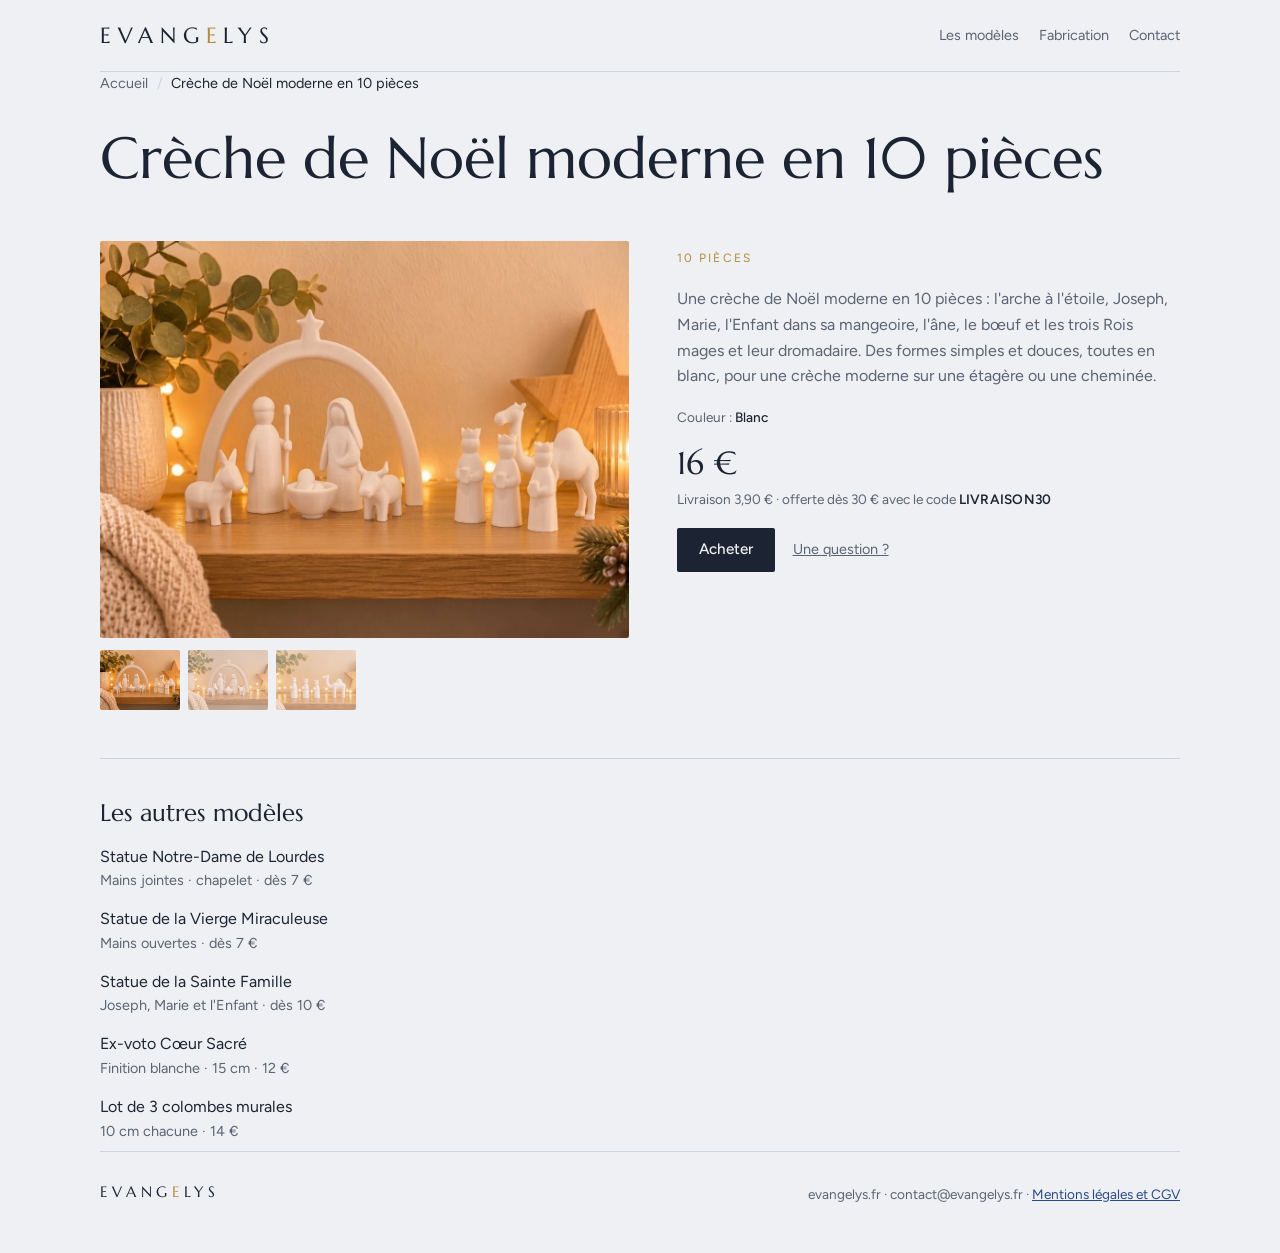
<file: creche-de-noel-9-pieces/index.html>
<!doctype html>
<html lang="fr">
<head>
<meta charset="utf-8">
<meta name="viewport" content="width=device-width, initial-scale=1, viewport-fit=cover">
<meta name="description" content="Crèche de Noël moderne en 10 pièces : arche à l&#x27;étoile, Joseph, Marie, l&#x27;Enfant dans sa mangeoire, l&#x27;âne, le bœuf et les trois Rois mages et leur dromadaire. Toutes en blanc, 16 €. Livraison en France.">
<link rel="canonical" href="https://evangelys.fr/creche-de-noel-9-pieces/">
<meta property="og:locale" content="fr_FR">
<meta property="og:site_name" content="Evangelys">
<meta property="og:type" content="website">
<meta property="og:url" content="https://evangelys.fr/creche-de-noel-9-pieces/">
<meta property="og:title" content="Evangelys · Crèche de Noël moderne en 10 pièces">
<meta property="og:description" content="Crèche de Noël en 10 pièces, imprimée à la pièce, toute en blanc. 16 €.">
<meta property="og:image" content="https://evangelys.fr/stripe/creche.jpg">
<meta property="og:image:width" content="1000">
<meta property="og:image:height" content="1000">
<meta name="twitter:card" content="summary_large_image">
<meta name="twitter:title" content="Evangelys · Crèche de Noël moderne en 10 pièces">
<meta name="twitter:description" content="Crèche de Noël en 10 pièces, imprimée à la pièce, toute en blanc. 16 €.">
<meta name="twitter:image" content="https://evangelys.fr/stripe/creche.jpg">
<link rel="icon" href="/favicon.ico" sizes="16x16 32x32 48x48">
<link rel="icon" type="image/png" sizes="16x16" href="/favicon-16x16.png">
<link rel="icon" type="image/png" sizes="32x32" href="/favicon-32x32.png">
<link rel="icon" type="image/png" sizes="192x192" href="/icon-192.png">
<link rel="apple-touch-icon" sizes="180x180" href="/apple-touch-icon.png">
<link rel="manifest" href="/site.webmanifest">
<meta name="theme-color" content="#2a4a86">
<title>Crèche de Noël moderne en 10 pièces · Evangelys</title>
<script type="application/ld+json">
{
 "@context": "https://schema.org",
 "@graph": [
  {
   "@type": "BreadcrumbList",
   "itemListElement": [
    {
     "@type": "ListItem",
     "position": 1,
     "name": "Accueil",
     "item": "https://evangelys.fr/"
    },
    {
     "@type": "ListItem",
     "position": 2,
     "name": "Crèche de Noël moderne en 10 pièces",
     "item": "https://evangelys.fr/creche-de-noel-9-pieces/"
    }
   ]
  },
  {
   "@type": "Product",
   "name": "Crèche de Noël moderne – 10 pièces",
   "description": "Crèche de Noël en 10 pièces : arche à l'étoile, Joseph, Marie, l'Enfant Jésus dans sa mangeoire, l'âne, le bœuf et les trois Rois mages et leur dromadaire.",
   "image": [
    "https://evangelys.fr/stripe/creche.jpg",
    "https://evangelys.fr/cut/creche-photo-1.webp",
    "https://evangelys.fr/cut/creche-photo-2.webp",
    "https://evangelys.fr/cut/creche-photo-3.webp"
   ],
   "brand": {
    "@type": "Brand",
    "name": "Evangelys"
   },
   "color": "Blanc",
   "material": "Filament imprimé en 3D",
   "url": "https://evangelys.fr/creche-de-noel-9-pieces/",
   "offers": {
    "@type": "Offer",
    "name": "Les 10 pièces",
    "priceCurrency": "EUR",
    "price": 16,
    "availability": "https://schema.org/InStock",
    "url": "https://buy.stripe.com/cNidR80Ap8vt1BZ0e4gUM00",
    "itemCondition": "https://schema.org/NewCondition",
    "shippingDetails": {
     "@type": "OfferShippingDetails",
     "shippingRate": {
      "@type": "MonetaryAmount",
      "value": 3.9,
      "currency": "EUR"
     },
     "shippingDestination": {
      "@type": "DefinedRegion",
      "addressCountry": "FR"
     }
    },
    "hasMerchantReturnPolicy": {
     "@type": "MerchantReturnPolicy",
     "applicableCountry": "FR",
     "returnPolicyCategory": "https://schema.org/MerchantReturnFiniteReturnWindow",
     "merchantReturnDays": 14,
     "returnMethod": "https://schema.org/ReturnByMail",
     "returnFees": "https://schema.org/ReturnShippingFees"
    }
   }
  }
 ]
}
</script>
<link rel="preconnect" href="https://fonts.googleapis.com">
<link rel="preconnect" href="https://fonts.gstatic.com" crossorigin>
<link rel="stylesheet" href="https://fonts.googleapis.com/css2?family=Marcellus&family=Figtree:wght@400;500;600&display=swap">
<link rel="stylesheet" href="../site.css">
</head>
<body>
<div class="wrap">
  <header>
    <a class="mark" href="../">EVANG<span>E</span>LYS</a>
    <nav aria-label="Sections">
      <a href="../#modeles">Les modèles</a>
      <a href="../#fabrication">Fabrication</a>
      <a href="../#commander">Contact</a>
    </nav>
  </header>

  <nav aria-label="Fil d'Ariane">
    <ol class="crumbs">
      <li><a href="../">Accueil</a></li>
      <li><span aria-current="page">Crèche de Noël moderne en 10 pièces</span></li>
    </ol>
  </nav>

  <h1>Crèche de Noël moderne en 10 pièces</h1>

  <div class="models">
<article class="model" id="creche">
    <div class="viewer">
      <div class="frame"><img src="../cut/creche-photo-1.webp" alt="La crèche de Noël, blanc, vue 1" width="1200" height="900" loading="lazy"></div>
      <div class="thumbs" role="group" aria-label="Vues">
        <button type="button" aria-label="Vue 1" aria-pressed="true"><img src="../cut/creche-photo-1.webp" alt="" width="1200" height="900" loading="lazy"></button>
        <button type="button" aria-label="Vue 2" aria-pressed="false"><img src="../cut/creche-photo-2.webp" alt="" width="1200" height="900" loading="lazy"></button>
        <button type="button" aria-label="Vue 3" aria-pressed="false"><img src="../cut/creche-photo-3.webp" alt="" width="1200" height="900" loading="lazy"></button>
      </div>
    </div>
    <div class="info">
      <p class="kind">10 pièces</p>
      <p>Une crèche de Noël moderne en 10 pièces : l&#x27;arche à l&#x27;étoile, Joseph, Marie, l&#x27;Enfant dans sa mangeoire, l&#x27;âne, le bœuf et les trois Rois mages et leur dromadaire. Des formes simples et douces, toutes en blanc, pour une crèche moderne sur une étagère ou une cheminée.</p>
      <div class="swatches">
        <span class="label">Couleur : <b>Blanc</b></span>
        <div class="chips" role="group" aria-label="Couleurs" hidden></div>
      </div>
      <div class="swatches" hidden>
        <span class="label">Hauteur : <b class="size-label">Les 10 pièces</b></span>
        <div class="sizes" role="group" aria-label="Hauteurs">
                    <button type="button" class="size" data-cm="9p" aria-pressed="true">Les 10 pièces</button>
        </div>
      </div>
      <div class="swatches qty-block" hidden>
        <span class="label">Quantité : <b class="qty-label"></b></span>
        <div class="sizes qtys" role="group" aria-label="Quantité"></div>
      </div>
      <ul class="static-specs">
        <li>Couleur : blanc</li>
        <li>Les 10 pièces — 16 €</li>
      </ul>
      <p class="price">16 €</p>
      <p class="ship">Livraison 3,90 € · offerte dès 30 € avec le code <b>LIVRAISON30</b></p>
      <div class="buy-row"><a class="cta" href="https://buy.stripe.com/cNidR80Ap8vt1BZ0e4gUM00" target="_blank" rel="noopener">Acheter</a><a class="ask" href="../#commander">Une question ?</a></div>
      <p class="hint" hidden></p>
    </div>
  </article>
</div>

  <section class="others">
    <h2>Les autres modèles</h2>
    <ul>
      <li><a href="../statue-notre-dame-de-lourdes/">Statue Notre-Dame de Lourdes<span class="meta">Mains jointes · chapelet · dès 7 €</span></a></li>
      <li><a href="../statue-vierge-miraculeuse/">Statue de la Vierge Miraculeuse<span class="meta">Mains ouvertes · dès 7 €</span></a></li>
      <li><a href="../statue-sainte-famille/">Statue de la Sainte Famille<span class="meta">Joseph, Marie et l&#x27;Enfant · dès 10 €</span></a></li>
      <li><a href="../ex-voto-coeur-sacre/">Ex-voto Cœur Sacré<span class="meta">Finition blanche · 15 cm · 12 €</span></a></li>
      <li><a href="../lot-de-3-colombes-murales/">Lot de 3 colombes murales<span class="meta">10 cm chacune · 14 €</span></a></li>
    </ul>
  </section>

  <footer>
    <a class="mark" href="../">EVANG<span>E</span>LYS</a>
    <span>evangelys.fr · contact@evangelys.fr · <a href="../conditions.html">Mentions légales et CGV</a></span>
  </footer>
</div>
<script>window.EVANGELYS_ROOT="../";</script>
<script src="../catalog.js"></script>
<script>enhanceCatalog();</script>
<!-- Cloudflare Web Analytics --><script type='module' src='https://static.cloudflareinsights.com/beacon.min.js' data-cf-beacon='{"token": "3c78efad848742069516bf353b817e78"}'></script><!-- End Cloudflare Web Analytics -->
</body>
</html>
</file>
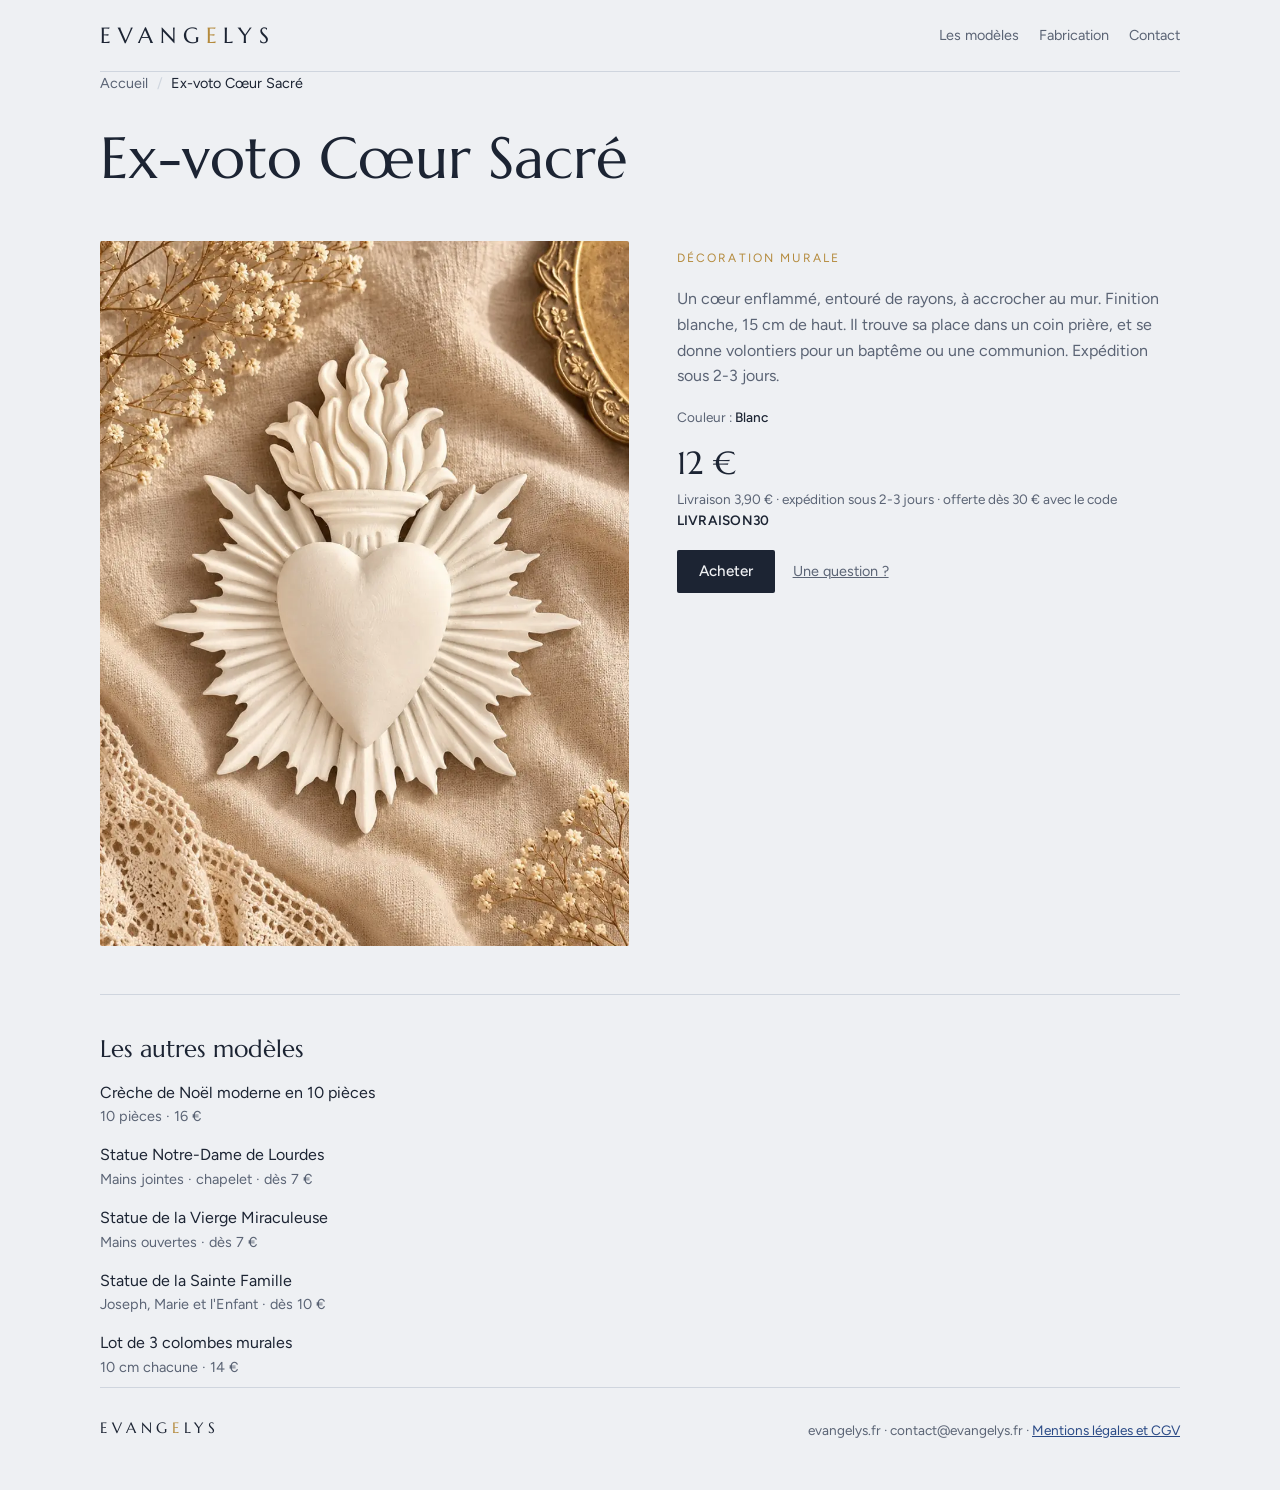
<file: ex-voto-coeur-sacre/index.html>
<!doctype html>
<html lang="fr">
<head>
<meta charset="utf-8">
<meta name="viewport" content="width=device-width, initial-scale=1, viewport-fit=cover">
<meta name="description" content="Ex-voto Cœur Sacré à accrocher au mur : cœur enflammé et rayonnant, finition blanche, 15 cm, 12 €. Cadeau de baptême ou de communion. Expédition sous 2-3 jours.">
<link rel="canonical" href="https://evangelys.fr/ex-voto-coeur-sacre/">
<meta property="og:locale" content="fr_FR">
<meta property="og:site_name" content="Evangelys">
<meta property="og:type" content="website">
<meta property="og:url" content="https://evangelys.fr/ex-voto-coeur-sacre/">
<meta property="og:title" content="Evangelys · Ex-voto Cœur Sacré">
<meta property="og:description" content="Ex-voto Cœur Sacré, finition blanche, 15 cm. Décoration murale, cadeau de baptême ou de communion. 12 €.">
<meta property="og:image" content="https://evangelys.fr/stripe/exvoto.jpg">
<meta property="og:image:width" content="1000">
<meta property="og:image:height" content="1000">
<meta name="twitter:card" content="summary_large_image">
<meta name="twitter:title" content="Evangelys · Ex-voto Cœur Sacré">
<meta name="twitter:description" content="Ex-voto Cœur Sacré, finition blanche, 15 cm. Décoration murale, cadeau de baptême ou de communion. 12 €.">
<meta name="twitter:image" content="https://evangelys.fr/stripe/exvoto.jpg">
<link rel="icon" href="/favicon.ico" sizes="16x16 32x32 48x48">
<link rel="icon" type="image/png" sizes="16x16" href="/favicon-16x16.png">
<link rel="icon" type="image/png" sizes="32x32" href="/favicon-32x32.png">
<link rel="icon" type="image/png" sizes="192x192" href="/icon-192.png">
<link rel="apple-touch-icon" sizes="180x180" href="/apple-touch-icon.png">
<link rel="manifest" href="/site.webmanifest">
<meta name="theme-color" content="#2a4a86">
<title>Ex-voto Cœur Sacré (15 cm) · Evangelys</title>
<script type="application/ld+json">
{
 "@context": "https://schema.org",
 "@graph": [
  {
   "@type": "BreadcrumbList",
   "itemListElement": [
    {
     "@type": "ListItem",
     "position": 1,
     "name": "Accueil",
     "item": "https://evangelys.fr/"
    },
    {
     "@type": "ListItem",
     "position": 2,
     "name": "Ex-voto Cœur Sacré",
     "item": "https://evangelys.fr/ex-voto-coeur-sacre/"
    }
   ]
  },
  {
   "@type": "Product",
   "name": "Ex-voto Cœur Sacré",
   "description": "Cœur enflammé et rayonnant, finition blanche, 15 cm de haut. Décoration murale, cadeau de baptême ou de communion.",
   "image": [
    "https://evangelys.fr/stripe/exvoto.jpg",
    "https://evangelys.fr/cut/exvoto-1.webp"
   ],
   "brand": {
    "@type": "Brand",
    "name": "Evangelys"
   },
   "color": "Blanc",
   "url": "https://evangelys.fr/ex-voto-coeur-sacre/",
   "offers": {
    "@type": "Offer",
    "name": "15 cm",
    "priceCurrency": "EUR",
    "price": 12,
    "availability": "https://schema.org/InStock",
    "url": "https://evangelys.fr/ex-voto-coeur-sacre/",
    "itemCondition": "https://schema.org/NewCondition",
    "shippingDetails": {
     "@type": "OfferShippingDetails",
     "shippingRate": {
      "@type": "MonetaryAmount",
      "value": 3.9,
      "currency": "EUR"
     },
     "shippingDestination": {
      "@type": "DefinedRegion",
      "addressCountry": "FR"
     }
    },
    "hasMerchantReturnPolicy": {
     "@type": "MerchantReturnPolicy",
     "applicableCountry": "FR",
     "returnPolicyCategory": "https://schema.org/MerchantReturnFiniteReturnWindow",
     "merchantReturnDays": 14,
     "returnMethod": "https://schema.org/ReturnByMail",
     "returnFees": "https://schema.org/ReturnShippingFees"
    }
   }
  }
 ]
}
</script>
<link rel="preconnect" href="https://fonts.googleapis.com">
<link rel="preconnect" href="https://fonts.gstatic.com" crossorigin>
<link rel="stylesheet" href="https://fonts.googleapis.com/css2?family=Marcellus&family=Figtree:wght@400;500;600&display=swap">
<link rel="stylesheet" href="../site.css">
</head>
<body>
<div class="wrap">
  <header>
    <a class="mark" href="../">EVANG<span>E</span>LYS</a>
    <nav aria-label="Sections">
      <a href="../#modeles">Les modèles</a>
      <a href="../#fabrication">Fabrication</a>
      <a href="../#commander">Contact</a>
    </nav>
  </header>

  <nav aria-label="Fil d'Ariane">
    <ol class="crumbs">
      <li><a href="../">Accueil</a></li>
      <li><span aria-current="page">Ex-voto Cœur Sacré</span></li>
    </ol>
  </nav>

  <h1>Ex-voto Cœur Sacré</h1>

  <div class="models">
<article class="model" id="exvoto">
    <div class="viewer">
      <div class="frame"><img src="../cut/exvoto-1.webp" alt="Ex-voto Cœur Sacré, blanc" width="900" height="1200" loading="lazy"></div>
      <div class="thumbs" role="group" aria-label="Vues" hidden></div>
    </div>
    <div class="info">
      <p class="kind">Décoration murale</p>
      <p>Un cœur enflammé, entouré de rayons, à accrocher au mur. Finition blanche, 15 cm de haut. Il trouve sa place dans un coin prière, et se donne volontiers pour un baptême ou une communion. Expédition sous 2-3 jours.</p>
      <div class="swatches">
        <span class="label">Couleur : <b>Blanc</b></span>
        <div class="chips" role="group" aria-label="Couleurs" hidden></div>
      </div>
      <div class="swatches" hidden>
        <span class="label">Hauteur : <b class="size-label">15 cm</b></span>
        <div class="sizes" role="group" aria-label="Hauteurs">
          <button type="button" class="size" data-cm="15" aria-pressed="true">15 cm</button>
        </div>
      </div>
      <div class="swatches qty-block" hidden>
        <span class="label">Quantité : <b class="qty-label"></b></span>
        <div class="sizes qtys" role="group" aria-label="Quantité"></div>
      </div>
      <ul class="static-specs">
        <li>Couleur : blanc</li>
        <li>15 cm — 12 €</li>
      </ul>
      <p class="price">12 €</p>
      <p class="ship">Livraison 3,90 € · expédition sous 2-3 jours · offerte dès 30 € avec le code <b>LIVRAISON30</b></p>
      <div class="buy-row"><a class="cta" href="../#commander">Acheter</a><a class="ask" href="../#commander">Une question ?</a></div>
      <p class="hint" hidden></p>
    </div>
  </article>
</div>

  <section class="others">
    <h2>Les autres modèles</h2>
    <ul>
      <li><a href="../creche-de-noel-9-pieces/">Crèche de Noël moderne en 10 pièces<span class="meta">10 pièces · 16 €</span></a></li>
      <li><a href="../statue-notre-dame-de-lourdes/">Statue Notre-Dame de Lourdes<span class="meta">Mains jointes · chapelet · dès 7 €</span></a></li>
      <li><a href="../statue-vierge-miraculeuse/">Statue de la Vierge Miraculeuse<span class="meta">Mains ouvertes · dès 7 €</span></a></li>
      <li><a href="../statue-sainte-famille/">Statue de la Sainte Famille<span class="meta">Joseph, Marie et l&#x27;Enfant · dès 10 €</span></a></li>
      <li><a href="../lot-de-3-colombes-murales/">Lot de 3 colombes murales<span class="meta">10 cm chacune · 14 €</span></a></li>
    </ul>
  </section>

  <footer>
    <a class="mark" href="../">EVANG<span>E</span>LYS</a>
    <span>evangelys.fr · contact@evangelys.fr · <a href="../conditions.html">Mentions légales et CGV</a></span>
  </footer>
</div>
<script>window.EVANGELYS_ROOT="../";</script>
<script src="../catalog.js"></script>
<script>enhanceCatalog();</script>
<!-- Cloudflare Web Analytics --><script type='module' src='https://static.cloudflareinsights.com/beacon.min.js' data-cf-beacon='{"token": "3c78efad848742069516bf353b817e78"}'></script><!-- End Cloudflare Web Analytics -->
</body>
</html>
</file>
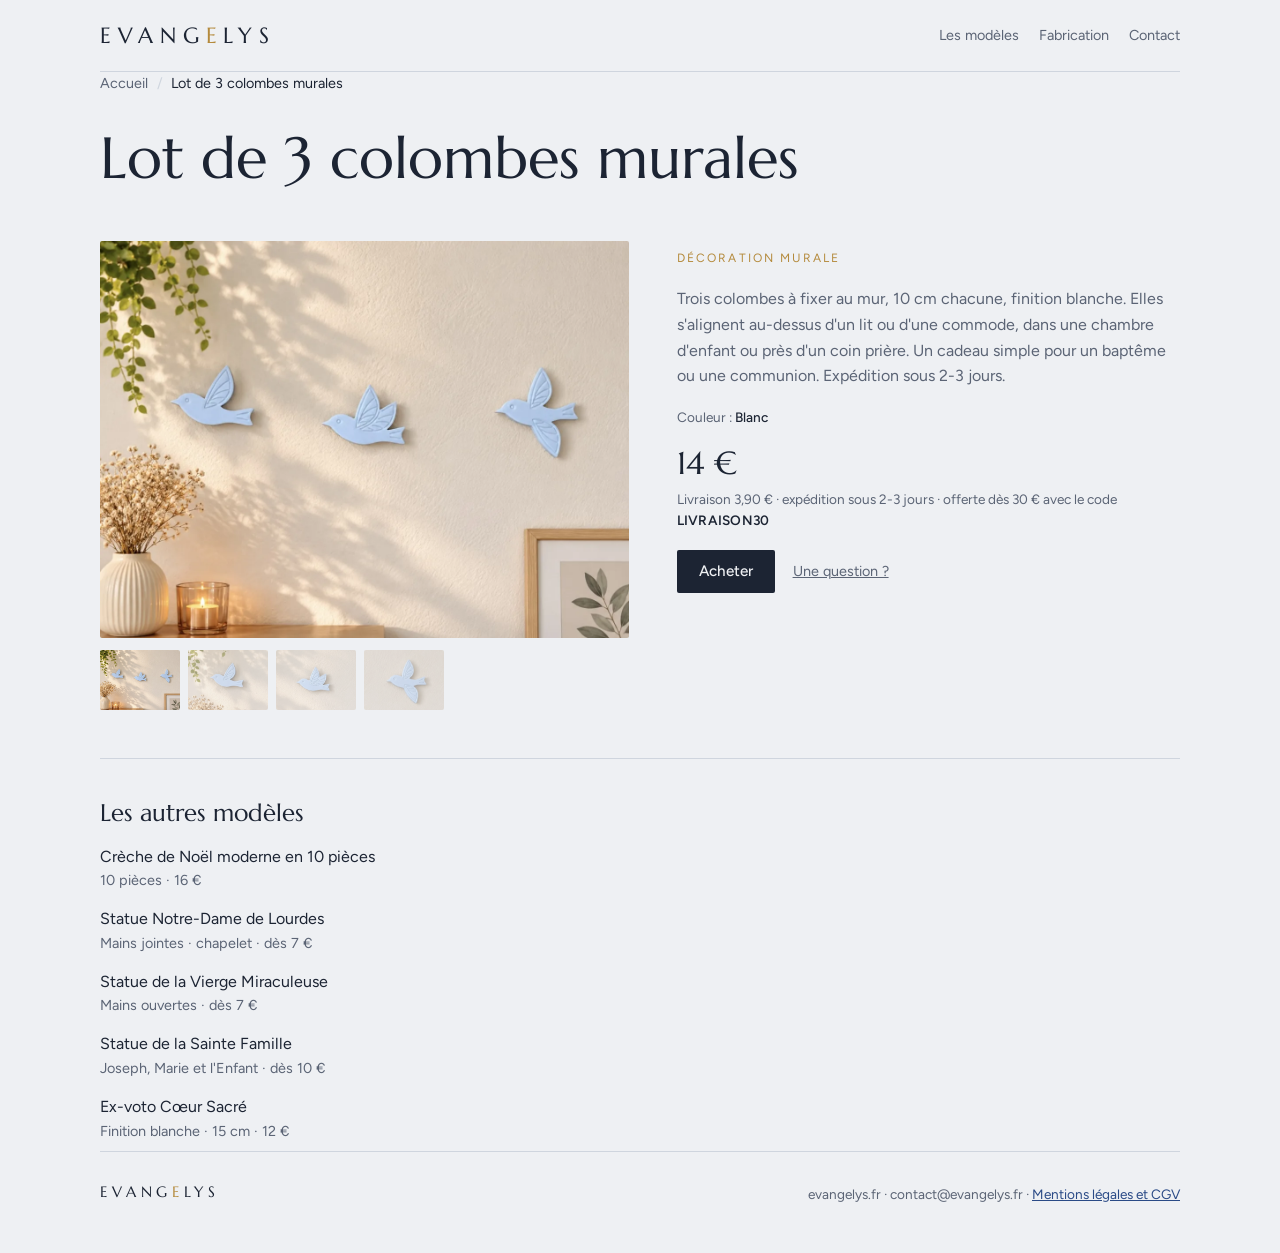
<file: lot-de-3-colombes-murales/index.html>
<!doctype html>
<html lang="fr">
<head>
<meta charset="utf-8">
<meta name="viewport" content="width=device-width, initial-scale=1, viewport-fit=cover">
<meta name="description" content="Lot de 3 colombes à fixer au mur, finition blanche, 10 cm chacune, 14 €. Pour une chambre d&#x27;enfant, un baptême ou une communion. Expédition sous 2-3 jours.">
<link rel="canonical" href="https://evangelys.fr/lot-de-3-colombes-murales/">
<meta property="og:locale" content="fr_FR">
<meta property="og:site_name" content="Evangelys">
<meta property="og:type" content="website">
<meta property="og:url" content="https://evangelys.fr/lot-de-3-colombes-murales/">
<meta property="og:title" content="Evangelys · Lot de 3 colombes murales">
<meta property="og:description" content="Trois colombes murales, finition blanche, 10 cm chacune. Décoration pour un mur ou une chambre d&#x27;enfant. 14 € le lot.">
<meta property="og:image" content="https://evangelys.fr/stripe/colombes.jpg">
<meta property="og:image:width" content="1000">
<meta property="og:image:height" content="1000">
<meta name="twitter:card" content="summary_large_image">
<meta name="twitter:title" content="Evangelys · Lot de 3 colombes murales">
<meta name="twitter:description" content="Trois colombes murales, finition blanche, 10 cm chacune. Décoration pour un mur ou une chambre d&#x27;enfant. 14 € le lot.">
<meta name="twitter:image" content="https://evangelys.fr/stripe/colombes.jpg">
<link rel="icon" href="/favicon.ico" sizes="16x16 32x32 48x48">
<link rel="icon" type="image/png" sizes="16x16" href="/favicon-16x16.png">
<link rel="icon" type="image/png" sizes="32x32" href="/favicon-32x32.png">
<link rel="icon" type="image/png" sizes="192x192" href="/icon-192.png">
<link rel="apple-touch-icon" sizes="180x180" href="/apple-touch-icon.png">
<link rel="manifest" href="/site.webmanifest">
<meta name="theme-color" content="#2a4a86">
<title>Lot de 3 colombes murales (10 cm) · Evangelys</title>
<script type="application/ld+json">
{
 "@context": "https://schema.org",
 "@graph": [
  {
   "@type": "BreadcrumbList",
   "itemListElement": [
    {
     "@type": "ListItem",
     "position": 1,
     "name": "Accueil",
     "item": "https://evangelys.fr/"
    },
    {
     "@type": "ListItem",
     "position": 2,
     "name": "Lot de 3 colombes murales",
     "item": "https://evangelys.fr/lot-de-3-colombes-murales/"
    }
   ]
  },
  {
   "@type": "Product",
   "name": "Lot de 3 colombes murales",
   "description": "Trois colombes à fixer au mur, finition blanche, 10 cm chacune. Décoration pour une chambre d'enfant, un baptême ou une communion.",
   "image": [
    "https://evangelys.fr/stripe/colombes.jpg",
    "https://evangelys.fr/cut/colombes-1.webp",
    "https://evangelys.fr/cut/colombes-2.webp",
    "https://evangelys.fr/cut/colombes-3.webp",
    "https://evangelys.fr/cut/colombes-4.webp"
   ],
   "brand": {
    "@type": "Brand",
    "name": "Evangelys"
   },
   "color": "Blanc",
   "url": "https://evangelys.fr/lot-de-3-colombes-murales/",
   "offers": {
    "@type": "Offer",
    "name": "Lot de 3, 10 cm",
    "priceCurrency": "EUR",
    "price": 14,
    "availability": "https://schema.org/InStock",
    "url": "https://evangelys.fr/lot-de-3-colombes-murales/",
    "itemCondition": "https://schema.org/NewCondition",
    "shippingDetails": {
     "@type": "OfferShippingDetails",
     "shippingRate": {
      "@type": "MonetaryAmount",
      "value": 3.9,
      "currency": "EUR"
     },
     "shippingDestination": {
      "@type": "DefinedRegion",
      "addressCountry": "FR"
     }
    },
    "hasMerchantReturnPolicy": {
     "@type": "MerchantReturnPolicy",
     "applicableCountry": "FR",
     "returnPolicyCategory": "https://schema.org/MerchantReturnFiniteReturnWindow",
     "merchantReturnDays": 14,
     "returnMethod": "https://schema.org/ReturnByMail",
     "returnFees": "https://schema.org/ReturnShippingFees"
    }
   }
  }
 ]
}
</script>
<link rel="preconnect" href="https://fonts.googleapis.com">
<link rel="preconnect" href="https://fonts.gstatic.com" crossorigin>
<link rel="stylesheet" href="https://fonts.googleapis.com/css2?family=Marcellus&family=Figtree:wght@400;500;600&display=swap">
<link rel="stylesheet" href="../site.css">
</head>
<body>
<div class="wrap">
  <header>
    <a class="mark" href="../">EVANG<span>E</span>LYS</a>
    <nav aria-label="Sections">
      <a href="../#modeles">Les modèles</a>
      <a href="../#fabrication">Fabrication</a>
      <a href="../#commander">Contact</a>
    </nav>
  </header>

  <nav aria-label="Fil d'Ariane">
    <ol class="crumbs">
      <li><a href="../">Accueil</a></li>
      <li><span aria-current="page">Lot de 3 colombes murales</span></li>
    </ol>
  </nav>

  <h1>Lot de 3 colombes murales</h1>

  <div class="models">
<article class="model" id="colombes">
    <div class="viewer">
      <div class="frame"><img src="../cut/colombes-1.webp" alt="Lot de 3 colombes murales, blanc, vue 1" width="1200" height="900" loading="lazy"></div>
      <div class="thumbs" role="group" aria-label="Vues">
        <button type="button" aria-label="Vue 1" aria-pressed="true"><img src="../cut/colombes-1.webp" alt="" width="1200" height="900" loading="lazy"></button>
        <button type="button" aria-label="Vue 2" aria-pressed="false"><img src="../cut/colombes-2.webp" alt="" width="539" height="404" loading="lazy"></button>
        <button type="button" aria-label="Vue 3" aria-pressed="false"><img src="../cut/colombes-3.webp" alt="" width="539" height="404" loading="lazy"></button>
        <button type="button" aria-label="Vue 4" aria-pressed="false"><img src="../cut/colombes-4.webp" alt="" width="448" height="336" loading="lazy"></button>
      </div>
    </div>
    <div class="info">
      <p class="kind">Décoration murale</p>
      <p>Trois colombes à fixer au mur, 10 cm chacune, finition blanche. Elles s&#x27;alignent au-dessus d&#x27;un lit ou d&#x27;une commode, dans une chambre d&#x27;enfant ou près d&#x27;un coin prière. Un cadeau simple pour un baptême ou une communion. Expédition sous 2-3 jours.</p>
      <div class="swatches">
        <span class="label">Couleur : <b>Blanc</b></span>
        <div class="chips" role="group" aria-label="Couleurs" hidden></div>
      </div>
      <div class="swatches" hidden>
        <span class="label">Hauteur : <b class="size-label">10 cm chacune</b></span>
        <div class="sizes" role="group" aria-label="Hauteurs">
          <button type="button" class="size" data-cm="10" aria-pressed="true">10 cm chacune</button>
        </div>
      </div>
      <div class="swatches qty-block" hidden>
        <span class="label">Quantité : <b class="qty-label"></b></span>
        <div class="sizes qtys" role="group" aria-label="Quantité"></div>
      </div>
      <ul class="static-specs">
        <li>Couleur : blanc</li>
        <li>Lot de 3, 10 cm chacune — 14 €</li>
      </ul>
      <p class="price">14 €</p>
      <p class="ship">Livraison 3,90 € · expédition sous 2-3 jours · offerte dès 30 € avec le code <b>LIVRAISON30</b></p>
      <div class="buy-row"><a class="cta" href="../#commander">Acheter</a><a class="ask" href="../#commander">Une question ?</a></div>
      <p class="hint" hidden></p>
    </div>
  </article>
</div>

  <section class="others">
    <h2>Les autres modèles</h2>
    <ul>
      <li><a href="../creche-de-noel-9-pieces/">Crèche de Noël moderne en 10 pièces<span class="meta">10 pièces · 16 €</span></a></li>
      <li><a href="../statue-notre-dame-de-lourdes/">Statue Notre-Dame de Lourdes<span class="meta">Mains jointes · chapelet · dès 7 €</span></a></li>
      <li><a href="../statue-vierge-miraculeuse/">Statue de la Vierge Miraculeuse<span class="meta">Mains ouvertes · dès 7 €</span></a></li>
      <li><a href="../statue-sainte-famille/">Statue de la Sainte Famille<span class="meta">Joseph, Marie et l&#x27;Enfant · dès 10 €</span></a></li>
      <li><a href="../ex-voto-coeur-sacre/">Ex-voto Cœur Sacré<span class="meta">Finition blanche · 15 cm · 12 €</span></a></li>
    </ul>
  </section>

  <footer>
    <a class="mark" href="../">EVANG<span>E</span>LYS</a>
    <span>evangelys.fr · contact@evangelys.fr · <a href="../conditions.html">Mentions légales et CGV</a></span>
  </footer>
</div>
<script>window.EVANGELYS_ROOT="../";</script>
<script src="../catalog.js"></script>
<script>enhanceCatalog();</script>
<!-- Cloudflare Web Analytics --><script type='module' src='https://static.cloudflareinsights.com/beacon.min.js' data-cf-beacon='{"token": "3c78efad848742069516bf353b817e78"}'></script><!-- End Cloudflare Web Analytics -->
</body>
</html>
</file>
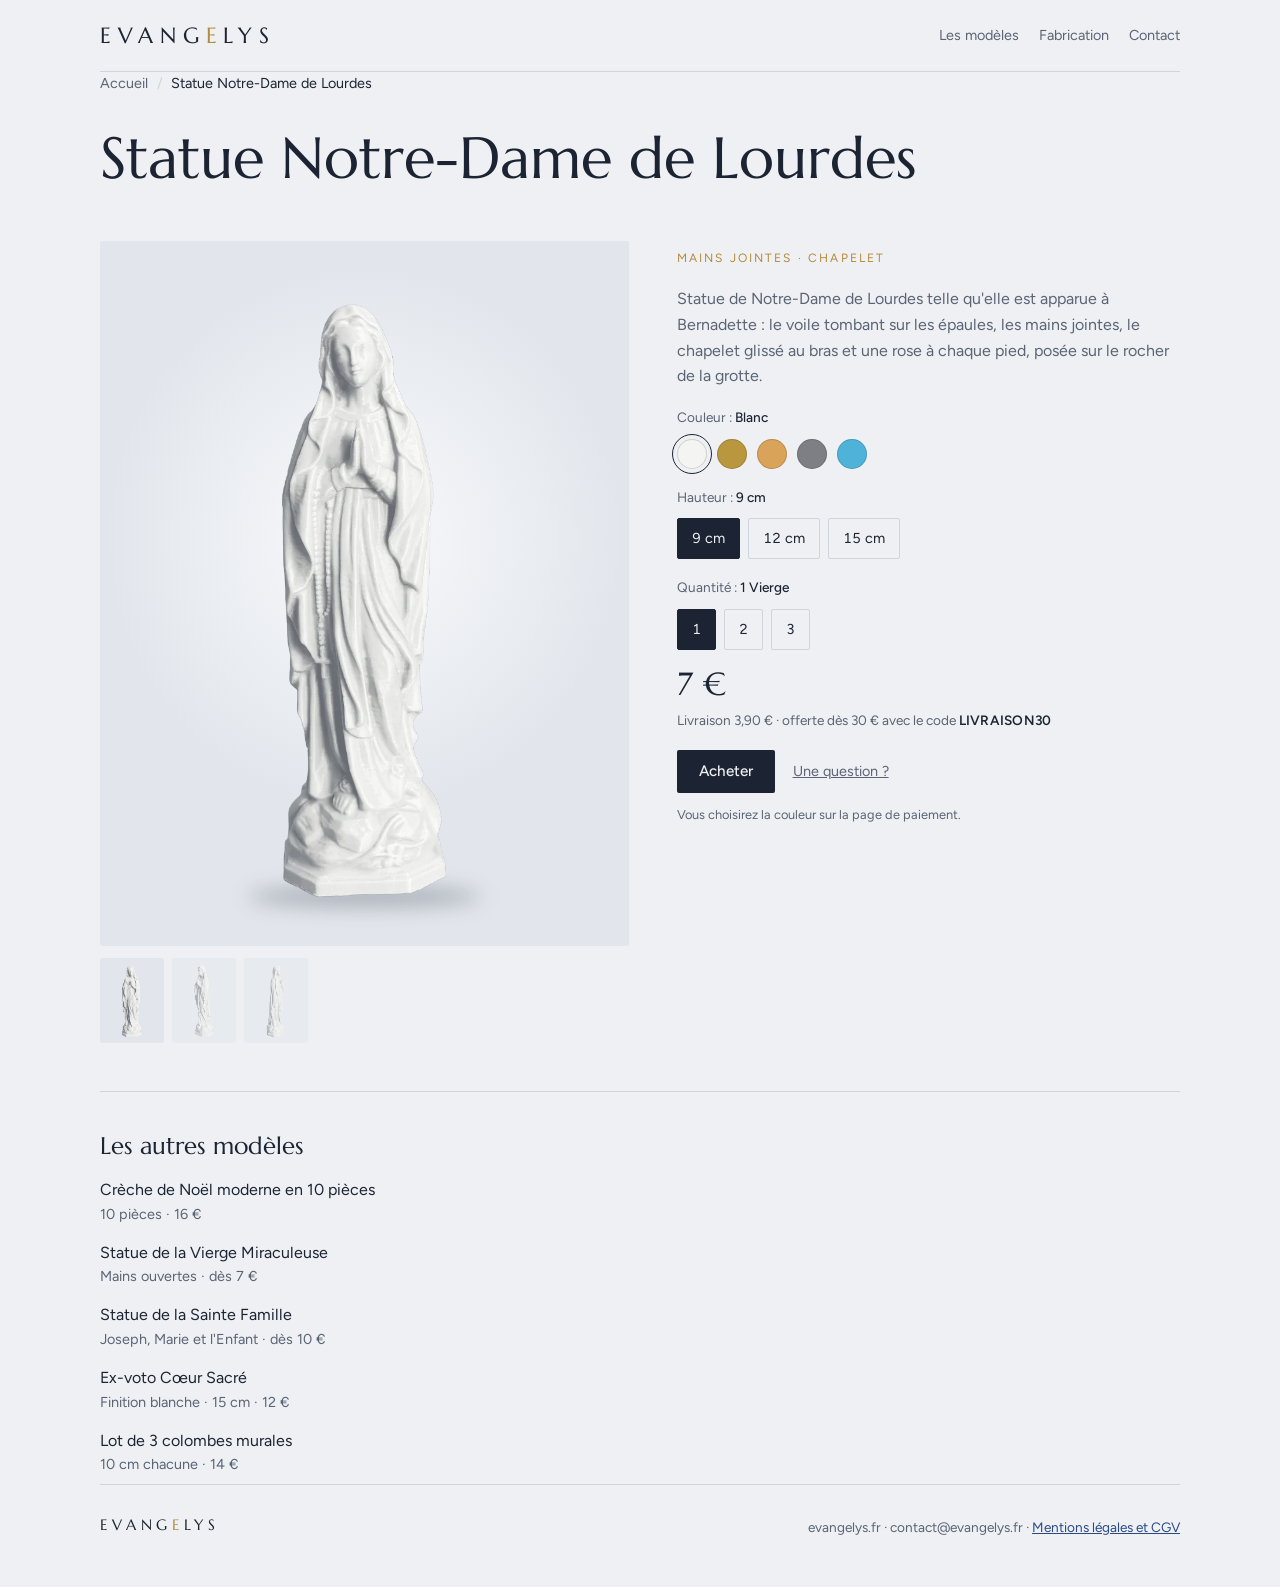
<file: statue-notre-dame-de-lourdes/index.html>
<!doctype html>
<html lang="fr">
<head>
<meta charset="utf-8">
<meta name="viewport" content="width=device-width, initial-scale=1, viewport-fit=cover">
<meta name="description" content="Statue de Notre-Dame de Lourdes imprimée en 3D, mains jointes et chapelet, posée sur le rocher de la grotte. En blanc, or mat, or satiné, gris ou bleu ciel, de 9 à 15 cm, dès 7 €. Livraison en France.">
<link rel="canonical" href="https://evangelys.fr/statue-notre-dame-de-lourdes/">
<meta property="og:locale" content="fr_FR">
<meta property="og:site_name" content="Evangelys">
<meta property="og:type" content="website">
<meta property="og:url" content="https://evangelys.fr/statue-notre-dame-de-lourdes/">
<meta property="og:title" content="Evangelys · Statue Notre-Dame de Lourdes">
<meta property="og:description" content="Statue de Notre-Dame de Lourdes, mains jointes et chapelet. De 9 à 15 cm, dès 7 €.">
<meta property="og:image" content="https://evangelys.fr/stripe/lourdes.jpg">
<meta property="og:image:width" content="1000">
<meta property="og:image:height" content="1000">
<meta name="twitter:card" content="summary_large_image">
<meta name="twitter:title" content="Evangelys · Statue Notre-Dame de Lourdes">
<meta name="twitter:description" content="Statue de Notre-Dame de Lourdes, mains jointes et chapelet. De 9 à 15 cm, dès 7 €.">
<meta name="twitter:image" content="https://evangelys.fr/stripe/lourdes.jpg">
<link rel="icon" href="/favicon.ico" sizes="16x16 32x32 48x48">
<link rel="icon" type="image/png" sizes="16x16" href="/favicon-16x16.png">
<link rel="icon" type="image/png" sizes="32x32" href="/favicon-32x32.png">
<link rel="icon" type="image/png" sizes="192x192" href="/icon-192.png">
<link rel="apple-touch-icon" sizes="180x180" href="/apple-touch-icon.png">
<link rel="manifest" href="/site.webmanifest">
<meta name="theme-color" content="#2a4a86">
<title>Statue Notre-Dame de Lourdes (9 à 15 cm) · Evangelys</title>
<script type="application/ld+json">
{
 "@context": "https://schema.org",
 "@graph": [
  {
   "@type": "BreadcrumbList",
   "itemListElement": [
    {
     "@type": "ListItem",
     "position": 1,
     "name": "Accueil",
     "item": "https://evangelys.fr/"
    },
    {
     "@type": "ListItem",
     "position": 2,
     "name": "Statue Notre-Dame de Lourdes",
     "item": "https://evangelys.fr/statue-notre-dame-de-lourdes/"
    }
   ]
  },
  {
   "@type": "Product",
   "name": "Statue Notre-Dame de Lourdes",
   "description": "Statue de la Vierge Marie, Notre-Dame de Lourdes, mains jointes et chapelet. De 9 à 15 cm.",
   "image": [
    "https://evangelys.fr/stripe/lourdes.jpg",
    "https://evangelys.fr/cut/lourdes-blanc-1.webp",
    "https://evangelys.fr/cut/lourdes-blanc-2.webp",
    "https://evangelys.fr/cut/lourdes-blanc-3.webp",
    "https://evangelys.fr/cut/lourdes-ormat-1.webp",
    "https://evangelys.fr/cut/lourdes-ormat-2.webp",
    "https://evangelys.fr/cut/lourdes-ormat-3.webp",
    "https://evangelys.fr/cut/lourdes-orsatin-1.webp",
    "https://evangelys.fr/cut/lourdes-orsatin-2.webp",
    "https://evangelys.fr/cut/lourdes-orsatin-3.webp",
    "https://evangelys.fr/cut/lourdes-gris-1.webp",
    "https://evangelys.fr/cut/lourdes-gris-2.webp",
    "https://evangelys.fr/cut/lourdes-gris-3.webp",
    "https://evangelys.fr/cut/lourdes-bleu-1.webp",
    "https://evangelys.fr/cut/lourdes-bleu-2.webp",
    "https://evangelys.fr/cut/lourdes-bleu-3.webp"
   ],
   "brand": {
    "@type": "Brand",
    "name": "Evangelys"
   },
   "color": "Blanc, or mat, or satiné, gris, bleu ciel",
   "material": "Filament imprimé en 3D",
   "url": "https://evangelys.fr/statue-notre-dame-de-lourdes/",
   "offers": {
    "@type": "AggregateOffer",
    "priceCurrency": "EUR",
    "lowPrice": 7,
    "highPrice": 32,
    "offerCount": 9,
    "availability": "https://schema.org/InStock",
    "url": "https://evangelys.fr/statue-notre-dame-de-lourdes/",
    "shippingDetails": {
     "@type": "OfferShippingDetails",
     "shippingRate": {
      "@type": "MonetaryAmount",
      "value": 3.9,
      "currency": "EUR"
     },
     "shippingDestination": {
      "@type": "DefinedRegion",
      "addressCountry": "FR"
     }
    },
    "hasMerchantReturnPolicy": {
     "@type": "MerchantReturnPolicy",
     "applicableCountry": "FR",
     "returnPolicyCategory": "https://schema.org/MerchantReturnFiniteReturnWindow",
     "merchantReturnDays": 14,
     "returnMethod": "https://schema.org/ReturnByMail",
     "returnFees": "https://schema.org/ReturnShippingFees"
    },
    "offers": [
     {
      "@type": "Offer",
      "name": "9 cm",
      "priceCurrency": "EUR",
      "price": 7,
      "availability": "https://schema.org/InStock",
      "url": "https://buy.stripe.com/28E9ASaaZ3b9fsP5yogUM01",
      "itemCondition": "https://schema.org/NewCondition",
      "shippingDetails": {
       "@type": "OfferShippingDetails",
       "shippingRate": {
        "@type": "MonetaryAmount",
        "value": 3.9,
        "currency": "EUR"
       },
       "shippingDestination": {
        "@type": "DefinedRegion",
        "addressCountry": "FR"
       }
      },
      "hasMerchantReturnPolicy": {
       "@type": "MerchantReturnPolicy",
       "applicableCountry": "FR",
       "returnPolicyCategory": "https://schema.org/MerchantReturnFiniteReturnWindow",
       "merchantReturnDays": 14,
       "returnMethod": "https://schema.org/ReturnByMail",
       "returnFees": "https://schema.org/ReturnShippingFees"
      }
     },
     {
      "@type": "Offer",
      "name": "Lot de 2, 9 cm",
      "priceCurrency": "EUR",
      "price": 12,
      "availability": "https://schema.org/InStock",
      "url": "https://buy.stripe.com/bJe7sK5UJ8vt5Sf5yogUM09",
      "itemCondition": "https://schema.org/NewCondition",
      "shippingDetails": {
       "@type": "OfferShippingDetails",
       "shippingRate": {
        "@type": "MonetaryAmount",
        "value": 3.9,
        "currency": "EUR"
       },
       "shippingDestination": {
        "@type": "DefinedRegion",
        "addressCountry": "FR"
       }
      },
      "hasMerchantReturnPolicy": {
       "@type": "MerchantReturnPolicy",
       "applicableCountry": "FR",
       "returnPolicyCategory": "https://schema.org/MerchantReturnFiniteReturnWindow",
       "merchantReturnDays": 14,
       "returnMethod": "https://schema.org/ReturnByMail",
       "returnFees": "https://schema.org/ReturnShippingFees"
      }
     },
     {
      "@type": "Offer",
      "name": "Lot de 3, 9 cm",
      "priceCurrency": "EUR",
      "price": 17,
      "availability": "https://schema.org/InStock",
      "url": "https://buy.stripe.com/aFadR83MBh1Z2G34ukgUM0a",
      "itemCondition": "https://schema.org/NewCondition",
      "shippingDetails": {
       "@type": "OfferShippingDetails",
       "shippingRate": {
        "@type": "MonetaryAmount",
        "value": 3.9,
        "currency": "EUR"
       },
       "shippingDestination": {
        "@type": "DefinedRegion",
        "addressCountry": "FR"
       }
      },
      "hasMerchantReturnPolicy": {
       "@type": "MerchantReturnPolicy",
       "applicableCountry": "FR",
       "returnPolicyCategory": "https://schema.org/MerchantReturnFiniteReturnWindow",
       "merchantReturnDays": 14,
       "returnMethod": "https://schema.org/ReturnByMail",
       "returnFees": "https://schema.org/ReturnShippingFees"
      }
     },
     {
      "@type": "Offer",
      "name": "12 cm",
      "priceCurrency": "EUR",
      "price": 9,
      "availability": "https://schema.org/InStock",
      "url": "https://buy.stripe.com/7sY28q5UJbHFfsP9OEgUM02",
      "itemCondition": "https://schema.org/NewCondition",
      "shippingDetails": {
       "@type": "OfferShippingDetails",
       "shippingRate": {
        "@type": "MonetaryAmount",
        "value": 3.9,
        "currency": "EUR"
       },
       "shippingDestination": {
        "@type": "DefinedRegion",
        "addressCountry": "FR"
       }
      },
      "hasMerchantReturnPolicy": {
       "@type": "MerchantReturnPolicy",
       "applicableCountry": "FR",
       "returnPolicyCategory": "https://schema.org/MerchantReturnFiniteReturnWindow",
       "merchantReturnDays": 14,
       "returnMethod": "https://schema.org/ReturnByMail",
       "returnFees": "https://schema.org/ReturnShippingFees"
      }
     },
     {
      "@type": "Offer",
      "name": "Lot de 2, 12 cm",
      "priceCurrency": "EUR",
      "price": 16,
      "availability": "https://schema.org/InStock",
      "url": "https://buy.stripe.com/bJe14m2Ix275dkH1i8gUM0b",
      "itemCondition": "https://schema.org/NewCondition",
      "shippingDetails": {
       "@type": "OfferShippingDetails",
       "shippingRate": {
        "@type": "MonetaryAmount",
        "value": 3.9,
        "currency": "EUR"
       },
       "shippingDestination": {
        "@type": "DefinedRegion",
        "addressCountry": "FR"
       }
      },
      "hasMerchantReturnPolicy": {
       "@type": "MerchantReturnPolicy",
       "applicableCountry": "FR",
       "returnPolicyCategory": "https://schema.org/MerchantReturnFiniteReturnWindow",
       "merchantReturnDays": 14,
       "returnMethod": "https://schema.org/ReturnByMail",
       "returnFees": "https://schema.org/ReturnShippingFees"
      }
     },
     {
      "@type": "Offer",
      "name": "Lot de 3, 12 cm",
      "priceCurrency": "EUR",
      "price": 23,
      "availability": "https://schema.org/InStock",
      "url": "https://buy.stripe.com/5kQ3cu0ApdPN4Obe4UgUM0c",
      "itemCondition": "https://schema.org/NewCondition",
      "shippingDetails": {
       "@type": "OfferShippingDetails",
       "shippingRate": {
        "@type": "MonetaryAmount",
        "value": 3.9,
        "currency": "EUR"
       },
       "shippingDestination": {
        "@type": "DefinedRegion",
        "addressCountry": "FR"
       }
      },
      "hasMerchantReturnPolicy": {
       "@type": "MerchantReturnPolicy",
       "applicableCountry": "FR",
       "returnPolicyCategory": "https://schema.org/MerchantReturnFiniteReturnWindow",
       "merchantReturnDays": 14,
       "returnMethod": "https://schema.org/ReturnByMail",
       "returnFees": "https://schema.org/ReturnShippingFees"
      }
     },
     {
      "@type": "Offer",
      "name": "15 cm",
      "priceCurrency": "EUR",
      "price": 12,
      "availability": "https://schema.org/InStock",
      "url": "https://buy.stripe.com/3cI4gy2Ix2750xV6CsgUM03",
      "itemCondition": "https://schema.org/NewCondition",
      "shippingDetails": {
       "@type": "OfferShippingDetails",
       "shippingRate": {
        "@type": "MonetaryAmount",
        "value": 3.9,
        "currency": "EUR"
       },
       "shippingDestination": {
        "@type": "DefinedRegion",
        "addressCountry": "FR"
       }
      },
      "hasMerchantReturnPolicy": {
       "@type": "MerchantReturnPolicy",
       "applicableCountry": "FR",
       "returnPolicyCategory": "https://schema.org/MerchantReturnFiniteReturnWindow",
       "merchantReturnDays": 14,
       "returnMethod": "https://schema.org/ReturnByMail",
       "returnFees": "https://schema.org/ReturnShippingFees"
      }
     },
     {
      "@type": "Offer",
      "name": "Lot de 2, 15 cm",
      "priceCurrency": "EUR",
      "price": 22,
      "availability": "https://schema.org/InStock",
      "url": "https://buy.stripe.com/4gM5kCerf6nlfsPd0QgUM0d",
      "itemCondition": "https://schema.org/NewCondition",
      "shippingDetails": {
       "@type": "OfferShippingDetails",
       "shippingRate": {
        "@type": "MonetaryAmount",
        "value": 3.9,
        "currency": "EUR"
       },
       "shippingDestination": {
        "@type": "DefinedRegion",
        "addressCountry": "FR"
       }
      },
      "hasMerchantReturnPolicy": {
       "@type": "MerchantReturnPolicy",
       "applicableCountry": "FR",
       "returnPolicyCategory": "https://schema.org/MerchantReturnFiniteReturnWindow",
       "merchantReturnDays": 14,
       "returnMethod": "https://schema.org/ReturnByMail",
       "returnFees": "https://schema.org/ReturnShippingFees"
      }
     },
     {
      "@type": "Offer",
      "name": "Lot de 3, 15 cm",
      "priceCurrency": "EUR",
      "price": 32,
      "availability": "https://schema.org/InStock",
      "url": "https://buy.stripe.com/fZu9ASfvjaDB1BZ2mcgUM0e",
      "itemCondition": "https://schema.org/NewCondition",
      "shippingDetails": {
       "@type": "OfferShippingDetails",
       "shippingRate": {
        "@type": "MonetaryAmount",
        "value": 3.9,
        "currency": "EUR"
       },
       "shippingDestination": {
        "@type": "DefinedRegion",
        "addressCountry": "FR"
       }
      },
      "hasMerchantReturnPolicy": {
       "@type": "MerchantReturnPolicy",
       "applicableCountry": "FR",
       "returnPolicyCategory": "https://schema.org/MerchantReturnFiniteReturnWindow",
       "merchantReturnDays": 14,
       "returnMethod": "https://schema.org/ReturnByMail",
       "returnFees": "https://schema.org/ReturnShippingFees"
      }
     }
    ]
   }
  }
 ]
}
</script>
<link rel="preconnect" href="https://fonts.googleapis.com">
<link rel="preconnect" href="https://fonts.gstatic.com" crossorigin>
<link rel="stylesheet" href="https://fonts.googleapis.com/css2?family=Marcellus&family=Figtree:wght@400;500;600&display=swap">
<link rel="stylesheet" href="../site.css">
</head>
<body>
<div class="wrap">
  <header>
    <a class="mark" href="../">EVANG<span>E</span>LYS</a>
    <nav aria-label="Sections">
      <a href="../#modeles">Les modèles</a>
      <a href="../#fabrication">Fabrication</a>
      <a href="../#commander">Contact</a>
    </nav>
  </header>

  <nav aria-label="Fil d'Ariane">
    <ol class="crumbs">
      <li><a href="../">Accueil</a></li>
      <li><span aria-current="page">Statue Notre-Dame de Lourdes</span></li>
    </ol>
  </nav>

  <h1>Statue Notre-Dame de Lourdes</h1>

  <div class="models">
<article class="model" id="lourdes">
    <div class="viewer">
      <div class="frame"><img src="../cut/lourdes-blanc-1.webp" alt="Notre-Dame de Lourdes, blanc, vue 1" width="900" height="1200" loading="lazy"></div>
      <div class="thumbs" role="group" aria-label="Vues">
        <button type="button" aria-label="Vue 1" aria-pressed="true"><img src="../cut/lourdes-blanc-1.webp" alt="" width="900" height="1200" loading="lazy"></button>
        <button type="button" aria-label="Vue 2" aria-pressed="false"><img src="../cut/lourdes-blanc-2.webp" alt="" width="900" height="1200" loading="lazy"></button>
        <button type="button" aria-label="Vue 3" aria-pressed="false"><img src="../cut/lourdes-blanc-3.webp" alt="" width="900" height="1200" loading="lazy"></button>
      </div>
    </div>
    <div class="info">
      <p class="kind">Mains jointes · chapelet</p>
      <p>Statue de Notre-Dame de Lourdes telle qu&#x27;elle est apparue à Bernadette : le voile tombant sur les épaules, les mains jointes, le chapelet glissé au bras et une rose à chaque pied, posée sur le rocher de la grotte.</p>
      <div class="swatches">
        <span class="label">Couleur : <b>Blanc</b></span>
        <div class="chips" role="group" aria-label="Couleurs">
          <button type="button" class="chip" data-c="Blanc" style="background:#f4f4f2" aria-label="Blanc" title="Blanc" aria-pressed="true"></button>
          <button type="button" class="chip" data-c="Or mat" style="background:#b8973f" aria-label="Or mat" title="Or mat" aria-pressed="false"></button>
          <button type="button" class="chip" data-c="Or satiné" style="background:#d9a35a" aria-label="Or satiné" title="Or satiné" aria-pressed="false"></button>
          <button type="button" class="chip" data-c="Gris" style="background:#7d7f85" aria-label="Gris" title="Gris" aria-pressed="false"></button>
          <button type="button" class="chip" data-c="Bleu ciel" style="background:#4fb3d9" aria-label="Bleu ciel" title="Bleu ciel" aria-pressed="false"></button>
        </div>
      </div>
      <div class="swatches">
        <span class="label">Hauteur : <b class="size-label">9 cm</b></span>
        <div class="sizes" role="group" aria-label="Hauteurs">
                    <button type="button" class="size" data-cm="9" aria-pressed="true">9 cm</button>
          <button type="button" class="size" data-cm="12" aria-pressed="false">12 cm</button>
          <button type="button" class="size" data-cm="15" aria-pressed="false">15 cm</button>
        </div>
      </div>
      <div class="swatches qty-block">
        <span class="label">Quantité : <b class="qty-label">1 Vierge</b></span>
        <div class="sizes qtys" role="group" aria-label="Quantité">
                    <button type="button" class="size" data-n="1" aria-pressed="true">1</button>
          <button type="button" class="size" data-n="2" aria-pressed="false">2</button>
          <button type="button" class="size" data-n="3" aria-pressed="false">3</button>
        </div>
      </div>
      <ul class="static-specs">
        <li>Couleurs : blanc, or mat, or satiné, gris, bleu ciel</li>
        <li>9 cm — 7 €</li>
        <li>Lot de 2, 9 cm — 12 €</li>
        <li>Lot de 3, 9 cm — 17 €</li>
        <li>12 cm — 9 €</li>
        <li>Lot de 2, 12 cm — 16 €</li>
        <li>Lot de 3, 12 cm — 23 €</li>
        <li>15 cm — 12 €</li>
        <li>Lot de 2, 15 cm — 22 €</li>
        <li>Lot de 3, 15 cm — 32 €</li>
      </ul>
      <p class="price">7 €</p>
      <p class="ship">Livraison 3,90 € · offerte dès 30 € avec le code <b>LIVRAISON30</b></p>
      <div class="buy-row"><a class="cta" href="https://buy.stripe.com/28E9ASaaZ3b9fsP5yogUM01" target="_blank" rel="noopener">Acheter</a><a class="ask" href="../#commander">Une question ?</a></div>
      <p class="hint" hidden></p>
    </div>
  </article>
</div>

  <section class="others">
    <h2>Les autres modèles</h2>
    <ul>
      <li><a href="../creche-de-noel-9-pieces/">Crèche de Noël moderne en 10 pièces<span class="meta">10 pièces · 16 €</span></a></li>
      <li><a href="../statue-vierge-miraculeuse/">Statue de la Vierge Miraculeuse<span class="meta">Mains ouvertes · dès 7 €</span></a></li>
      <li><a href="../statue-sainte-famille/">Statue de la Sainte Famille<span class="meta">Joseph, Marie et l&#x27;Enfant · dès 10 €</span></a></li>
      <li><a href="../ex-voto-coeur-sacre/">Ex-voto Cœur Sacré<span class="meta">Finition blanche · 15 cm · 12 €</span></a></li>
      <li><a href="../lot-de-3-colombes-murales/">Lot de 3 colombes murales<span class="meta">10 cm chacune · 14 €</span></a></li>
    </ul>
  </section>

  <footer>
    <a class="mark" href="../">EVANG<span>E</span>LYS</a>
    <span>evangelys.fr · contact@evangelys.fr · <a href="../conditions.html">Mentions légales et CGV</a></span>
  </footer>
</div>
<script>window.EVANGELYS_ROOT="../";</script>
<script src="../catalog.js"></script>
<script>enhanceCatalog();</script>
<!-- Cloudflare Web Analytics --><script type='module' src='https://static.cloudflareinsights.com/beacon.min.js' data-cf-beacon='{"token": "3c78efad848742069516bf353b817e78"}'></script><!-- End Cloudflare Web Analytics -->
</body>
</html>
</file>
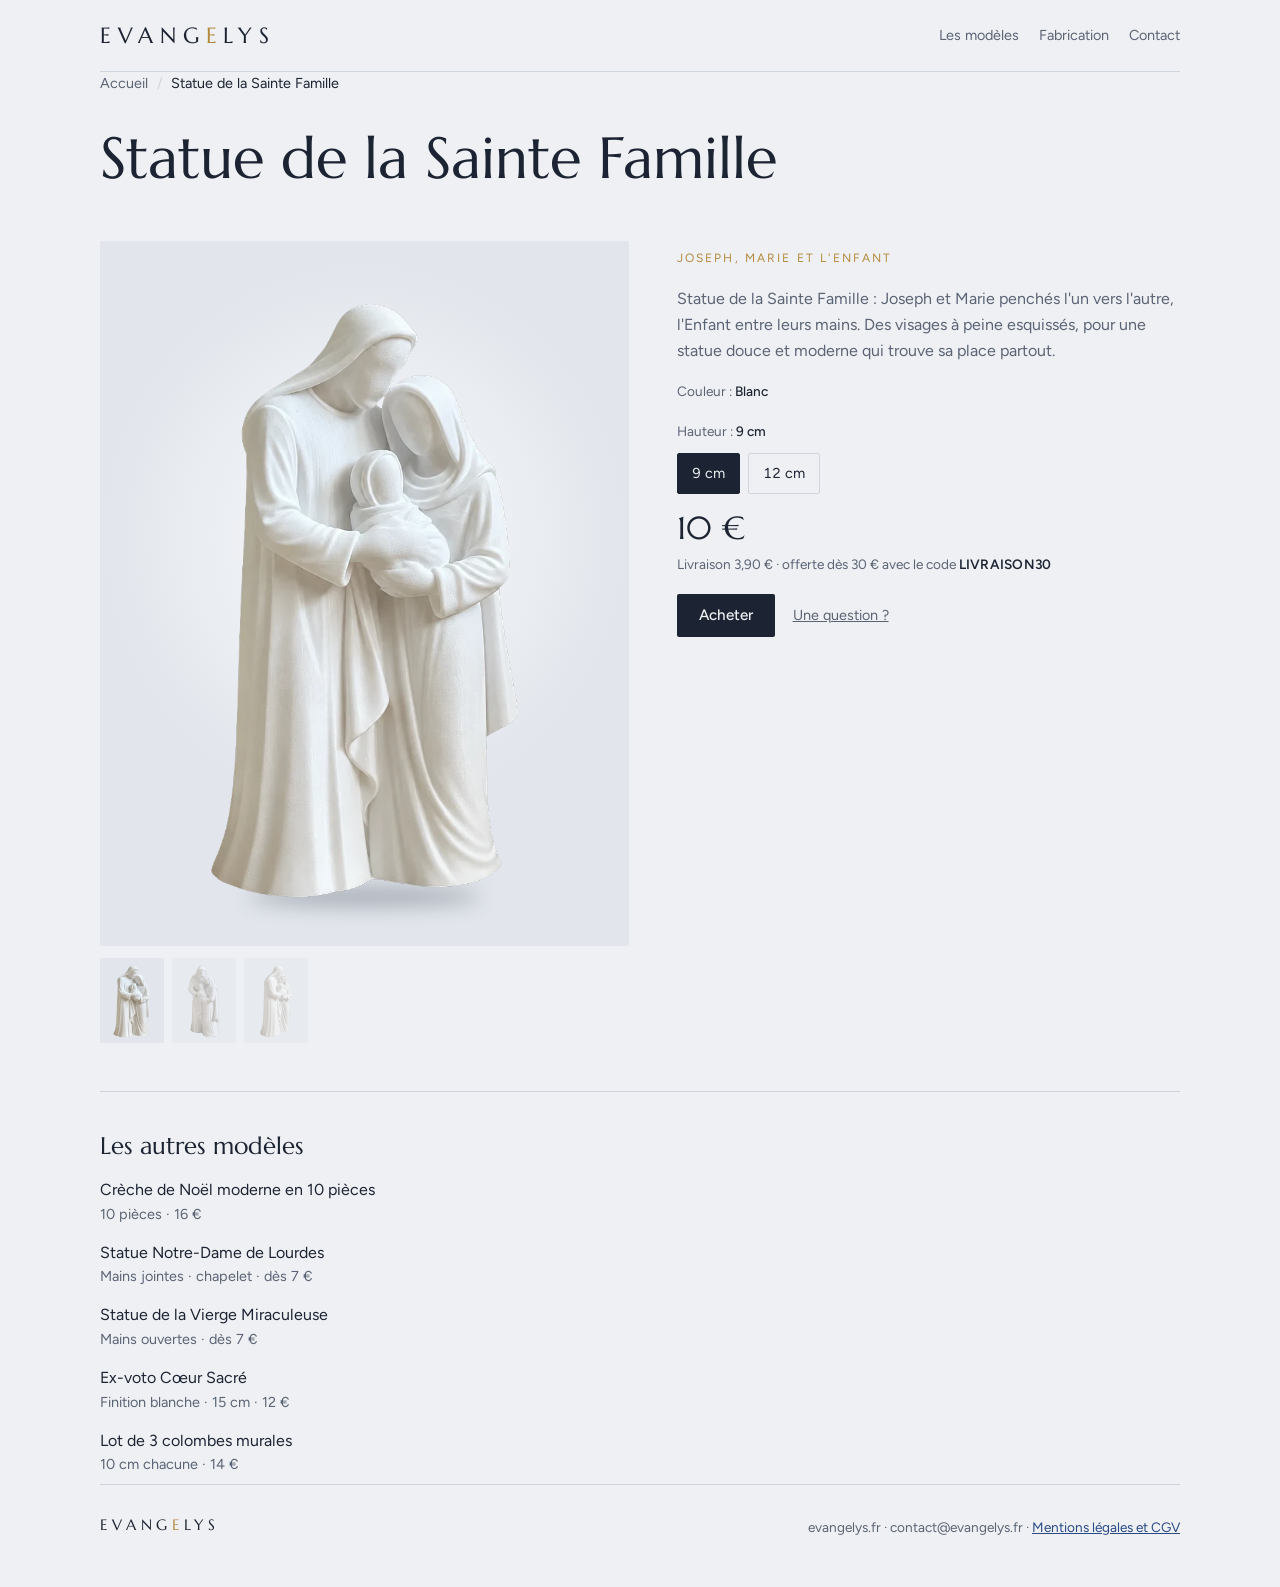
<file: statue-sainte-famille/index.html>
<!doctype html>
<html lang="fr">
<head>
<meta charset="utf-8">
<meta name="viewport" content="width=device-width, initial-scale=1, viewport-fit=cover">
<meta name="description" content="Statue de la Sainte Famille imprimée en 3D : Joseph, Marie et l&#x27;Enfant Jésus. Visages à peine esquissés, en blanc, 9 ou 12 cm, dès 10 €. Livraison en France.">
<link rel="canonical" href="https://evangelys.fr/statue-sainte-famille/">
<meta property="og:locale" content="fr_FR">
<meta property="og:site_name" content="Evangelys">
<meta property="og:type" content="website">
<meta property="og:url" content="https://evangelys.fr/statue-sainte-famille/">
<meta property="og:title" content="Evangelys · Statue de la Sainte Famille">
<meta property="og:description" content="Statue de la Sainte Famille : Joseph, Marie et l&#x27;Enfant Jésus. 9 ou 12 cm, dès 10 €.">
<meta property="og:image" content="https://evangelys.fr/stripe/famille.jpg">
<meta property="og:image:width" content="1000">
<meta property="og:image:height" content="1000">
<meta name="twitter:card" content="summary_large_image">
<meta name="twitter:title" content="Evangelys · Statue de la Sainte Famille">
<meta name="twitter:description" content="Statue de la Sainte Famille : Joseph, Marie et l&#x27;Enfant Jésus. 9 ou 12 cm, dès 10 €.">
<meta name="twitter:image" content="https://evangelys.fr/stripe/famille.jpg">
<link rel="icon" href="/favicon.ico" sizes="16x16 32x32 48x48">
<link rel="icon" type="image/png" sizes="16x16" href="/favicon-16x16.png">
<link rel="icon" type="image/png" sizes="32x32" href="/favicon-32x32.png">
<link rel="icon" type="image/png" sizes="192x192" href="/icon-192.png">
<link rel="apple-touch-icon" sizes="180x180" href="/apple-touch-icon.png">
<link rel="manifest" href="/site.webmanifest">
<meta name="theme-color" content="#2a4a86">
<title>Statue de la Sainte Famille (9 ou 12 cm) · Evangelys</title>
<script type="application/ld+json">
{
 "@context": "https://schema.org",
 "@graph": [
  {
   "@type": "BreadcrumbList",
   "itemListElement": [
    {
     "@type": "ListItem",
     "position": 1,
     "name": "Accueil",
     "item": "https://evangelys.fr/"
    },
    {
     "@type": "ListItem",
     "position": 2,
     "name": "Statue de la Sainte Famille",
     "item": "https://evangelys.fr/statue-sainte-famille/"
    }
   ]
  },
  {
   "@type": "Product",
   "name": "Statue de la Sainte Famille",
   "description": "Statue de la Sainte Famille : Joseph, Marie et l'Enfant Jésus. 9 ou 12 cm.",
   "image": [
    "https://evangelys.fr/stripe/famille.jpg",
    "https://evangelys.fr/cut/famille-studio.webp",
    "https://evangelys.fr/cut/famille-troisquarts.webp",
    "https://evangelys.fr/cut/famille-profil.webp"
   ],
   "brand": {
    "@type": "Brand",
    "name": "Evangelys"
   },
   "color": "Blanc",
   "material": "Filament imprimé en 3D",
   "url": "https://evangelys.fr/statue-sainte-famille/",
   "offers": {
    "@type": "AggregateOffer",
    "priceCurrency": "EUR",
    "lowPrice": 10,
    "highPrice": 12,
    "offerCount": 2,
    "availability": "https://schema.org/InStock",
    "url": "https://evangelys.fr/statue-sainte-famille/",
    "shippingDetails": {
     "@type": "OfferShippingDetails",
     "shippingRate": {
      "@type": "MonetaryAmount",
      "value": 3.9,
      "currency": "EUR"
     },
     "shippingDestination": {
      "@type": "DefinedRegion",
      "addressCountry": "FR"
     }
    },
    "hasMerchantReturnPolicy": {
     "@type": "MerchantReturnPolicy",
     "applicableCountry": "FR",
     "returnPolicyCategory": "https://schema.org/MerchantReturnFiniteReturnWindow",
     "merchantReturnDays": 14,
     "returnMethod": "https://schema.org/ReturnByMail",
     "returnFees": "https://schema.org/ReturnShippingFees"
    },
    "offers": [
     {
      "@type": "Offer",
      "name": "9 cm",
      "priceCurrency": "EUR",
      "price": 10,
      "availability": "https://schema.org/InStock",
      "url": "https://buy.stripe.com/3cI14m6YN4fd4Obgd2gUM07",
      "itemCondition": "https://schema.org/NewCondition",
      "shippingDetails": {
       "@type": "OfferShippingDetails",
       "shippingRate": {
        "@type": "MonetaryAmount",
        "value": 3.9,
        "currency": "EUR"
       },
       "shippingDestination": {
        "@type": "DefinedRegion",
        "addressCountry": "FR"
       }
      },
      "hasMerchantReturnPolicy": {
       "@type": "MerchantReturnPolicy",
       "applicableCountry": "FR",
       "returnPolicyCategory": "https://schema.org/MerchantReturnFiniteReturnWindow",
       "merchantReturnDays": 14,
       "returnMethod": "https://schema.org/ReturnByMail",
       "returnFees": "https://schema.org/ReturnShippingFees"
      }
     },
     {
      "@type": "Offer",
      "name": "12 cm",
      "priceCurrency": "EUR",
      "price": 12,
      "availability": "https://schema.org/InStock",
      "url": "https://buy.stripe.com/14AbJ02Ix9zxfsP0e4gUM08",
      "itemCondition": "https://schema.org/NewCondition",
      "shippingDetails": {
       "@type": "OfferShippingDetails",
       "shippingRate": {
        "@type": "MonetaryAmount",
        "value": 3.9,
        "currency": "EUR"
       },
       "shippingDestination": {
        "@type": "DefinedRegion",
        "addressCountry": "FR"
       }
      },
      "hasMerchantReturnPolicy": {
       "@type": "MerchantReturnPolicy",
       "applicableCountry": "FR",
       "returnPolicyCategory": "https://schema.org/MerchantReturnFiniteReturnWindow",
       "merchantReturnDays": 14,
       "returnMethod": "https://schema.org/ReturnByMail",
       "returnFees": "https://schema.org/ReturnShippingFees"
      }
     }
    ]
   }
  }
 ]
}
</script>
<link rel="preconnect" href="https://fonts.googleapis.com">
<link rel="preconnect" href="https://fonts.gstatic.com" crossorigin>
<link rel="stylesheet" href="https://fonts.googleapis.com/css2?family=Marcellus&family=Figtree:wght@400;500;600&display=swap">
<link rel="stylesheet" href="../site.css">
</head>
<body>
<div class="wrap">
  <header>
    <a class="mark" href="../">EVANG<span>E</span>LYS</a>
    <nav aria-label="Sections">
      <a href="../#modeles">Les modèles</a>
      <a href="../#fabrication">Fabrication</a>
      <a href="../#commander">Contact</a>
    </nav>
  </header>

  <nav aria-label="Fil d'Ariane">
    <ol class="crumbs">
      <li><a href="../">Accueil</a></li>
      <li><span aria-current="page">Statue de la Sainte Famille</span></li>
    </ol>
  </nav>

  <h1>Statue de la Sainte Famille</h1>

  <div class="models">
<article class="model" id="famille">
    <div class="viewer">
      <div class="frame"><img src="../cut/famille-studio.webp" alt="La Sainte Famille, blanc, vue 1" width="900" height="1200" loading="lazy"></div>
      <div class="thumbs" role="group" aria-label="Vues">
        <button type="button" aria-label="Vue 1" aria-pressed="true"><img src="../cut/famille-studio.webp" alt="" width="900" height="1200" loading="lazy"></button>
        <button type="button" aria-label="Vue 2" aria-pressed="false"><img src="../cut/famille-troisquarts.webp" alt="" width="900" height="1200" loading="lazy"></button>
        <button type="button" aria-label="Vue 3" aria-pressed="false"><img src="../cut/famille-profil.webp" alt="" width="900" height="1200" loading="lazy"></button>
      </div>
    </div>
    <div class="info">
      <p class="kind">Joseph, Marie et l&#x27;Enfant</p>
      <p>Statue de la Sainte Famille : Joseph et Marie penchés l&#x27;un vers l&#x27;autre, l&#x27;Enfant entre leurs mains. Des visages à peine esquissés, pour une statue douce et moderne qui trouve sa place partout.</p>
      <div class="swatches">
        <span class="label">Couleur : <b>Blanc</b></span>
        <div class="chips" role="group" aria-label="Couleurs" hidden></div>
      </div>
      <div class="swatches">
        <span class="label">Hauteur : <b class="size-label">9 cm</b></span>
        <div class="sizes" role="group" aria-label="Hauteurs">
                    <button type="button" class="size" data-cm="9" aria-pressed="true">9 cm</button>
          <button type="button" class="size" data-cm="12" aria-pressed="false">12 cm</button>
        </div>
      </div>
      <div class="swatches qty-block" hidden>
        <span class="label">Quantité : <b class="qty-label"></b></span>
        <div class="sizes qtys" role="group" aria-label="Quantité"></div>
      </div>
      <ul class="static-specs">
        <li>Couleur : blanc</li>
        <li>9 cm — 10 €</li>
        <li>12 cm — 12 €</li>
      </ul>
      <p class="price">10 €</p>
      <p class="ship">Livraison 3,90 € · offerte dès 30 € avec le code <b>LIVRAISON30</b></p>
      <div class="buy-row"><a class="cta" href="https://buy.stripe.com/3cI14m6YN4fd4Obgd2gUM07" target="_blank" rel="noopener">Acheter</a><a class="ask" href="../#commander">Une question ?</a></div>
      <p class="hint" hidden></p>
    </div>
  </article>
</div>

  <section class="others">
    <h2>Les autres modèles</h2>
    <ul>
      <li><a href="../creche-de-noel-9-pieces/">Crèche de Noël moderne en 10 pièces<span class="meta">10 pièces · 16 €</span></a></li>
      <li><a href="../statue-notre-dame-de-lourdes/">Statue Notre-Dame de Lourdes<span class="meta">Mains jointes · chapelet · dès 7 €</span></a></li>
      <li><a href="../statue-vierge-miraculeuse/">Statue de la Vierge Miraculeuse<span class="meta">Mains ouvertes · dès 7 €</span></a></li>
      <li><a href="../ex-voto-coeur-sacre/">Ex-voto Cœur Sacré<span class="meta">Finition blanche · 15 cm · 12 €</span></a></li>
      <li><a href="../lot-de-3-colombes-murales/">Lot de 3 colombes murales<span class="meta">10 cm chacune · 14 €</span></a></li>
    </ul>
  </section>

  <footer>
    <a class="mark" href="../">EVANG<span>E</span>LYS</a>
    <span>evangelys.fr · contact@evangelys.fr · <a href="../conditions.html">Mentions légales et CGV</a></span>
  </footer>
</div>
<script>window.EVANGELYS_ROOT="../";</script>
<script src="../catalog.js"></script>
<script>enhanceCatalog();</script>
<!-- Cloudflare Web Analytics --><script type='module' src='https://static.cloudflareinsights.com/beacon.min.js' data-cf-beacon='{"token": "3c78efad848742069516bf353b817e78"}'></script><!-- End Cloudflare Web Analytics -->
</body>
</html>
</file>
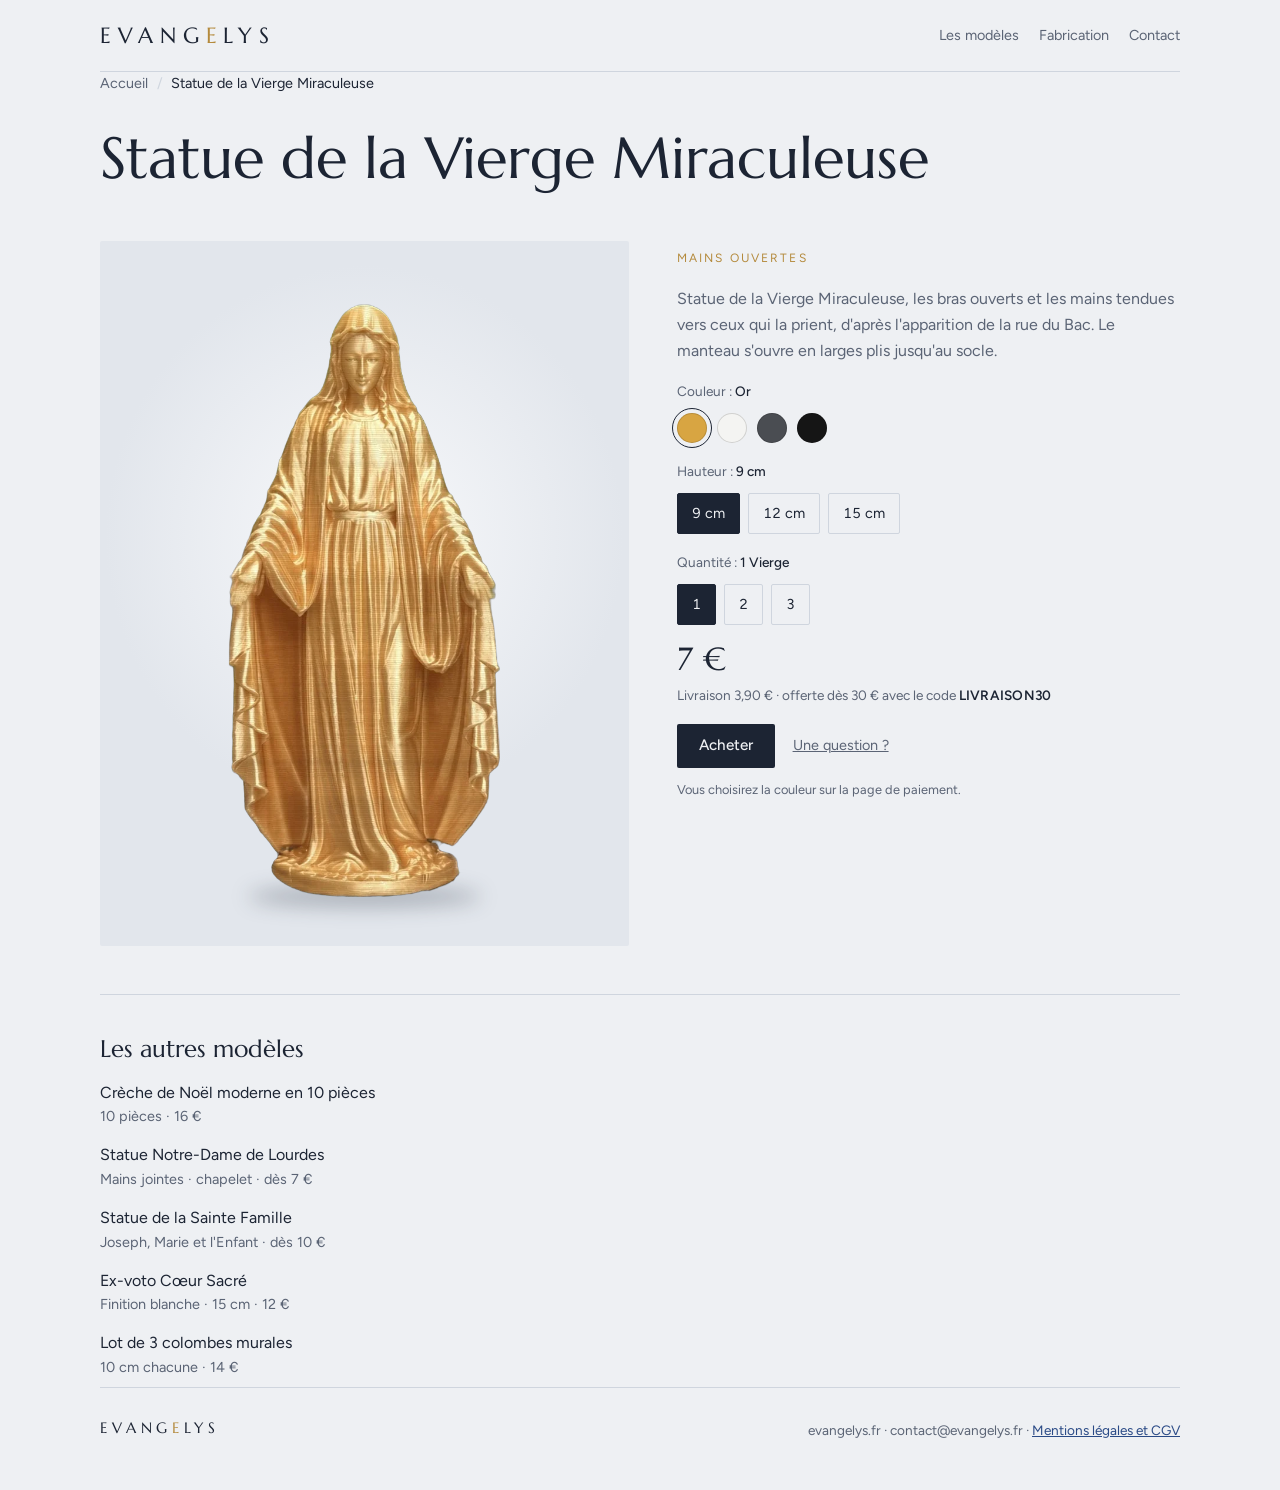
<file: statue-vierge-miraculeuse/index.html>
<!doctype html>
<html lang="fr">
<head>
<meta charset="utf-8">
<meta name="viewport" content="width=device-width, initial-scale=1, viewport-fit=cover">
<meta name="description" content="Statue de la Vierge Miraculeuse imprimée en 3D, bras ouverts et mains tendues, d&#x27;après l&#x27;apparition de la rue du Bac. En or, blanc, anthracite ou noir, de 9 à 15 cm, dès 7 €. Livraison en France.">
<link rel="canonical" href="https://evangelys.fr/statue-vierge-miraculeuse/">
<meta property="og:locale" content="fr_FR">
<meta property="og:site_name" content="Evangelys">
<meta property="og:type" content="website">
<meta property="og:url" content="https://evangelys.fr/statue-vierge-miraculeuse/">
<meta property="og:title" content="Evangelys · Statue de la Vierge Miraculeuse">
<meta property="og:description" content="Statue de la Vierge Miraculeuse, bras ouverts et mains tendues. De 9 à 15 cm, dès 7 €.">
<meta property="og:image" content="https://evangelys.fr/stripe/miraculeuse.jpg">
<meta property="og:image:width" content="1000">
<meta property="og:image:height" content="1000">
<meta name="twitter:card" content="summary_large_image">
<meta name="twitter:title" content="Evangelys · Statue de la Vierge Miraculeuse">
<meta name="twitter:description" content="Statue de la Vierge Miraculeuse, bras ouverts et mains tendues. De 9 à 15 cm, dès 7 €.">
<meta name="twitter:image" content="https://evangelys.fr/stripe/miraculeuse.jpg">
<link rel="icon" href="/favicon.ico" sizes="16x16 32x32 48x48">
<link rel="icon" type="image/png" sizes="16x16" href="/favicon-16x16.png">
<link rel="icon" type="image/png" sizes="32x32" href="/favicon-32x32.png">
<link rel="icon" type="image/png" sizes="192x192" href="/icon-192.png">
<link rel="apple-touch-icon" sizes="180x180" href="/apple-touch-icon.png">
<link rel="manifest" href="/site.webmanifest">
<meta name="theme-color" content="#2a4a86">
<title>Statue de la Vierge Miraculeuse (9 à 15 cm) · Evangelys</title>
<script type="application/ld+json">
{
 "@context": "https://schema.org",
 "@graph": [
  {
   "@type": "BreadcrumbList",
   "itemListElement": [
    {
     "@type": "ListItem",
     "position": 1,
     "name": "Accueil",
     "item": "https://evangelys.fr/"
    },
    {
     "@type": "ListItem",
     "position": 2,
     "name": "Statue de la Vierge Miraculeuse",
     "item": "https://evangelys.fr/statue-vierge-miraculeuse/"
    }
   ]
  },
  {
   "@type": "Product",
   "name": "Statue Vierge Miraculeuse",
   "description": "Statue de la Vierge Miraculeuse, bras ouverts et mains tendues. De 9 à 15 cm.",
   "image": [
    "https://evangelys.fr/stripe/miraculeuse.jpg",
    "https://evangelys.fr/cut/miraculeuse-or.webp",
    "https://evangelys.fr/cut/miraculeuse-blanc.webp",
    "https://evangelys.fr/cut/miraculeuse-anthracite.webp",
    "https://evangelys.fr/cut/miraculeuse-noir.webp"
   ],
   "brand": {
    "@type": "Brand",
    "name": "Evangelys"
   },
   "color": "Or, blanc, anthracite, noir",
   "material": "Filament imprimé en 3D",
   "url": "https://evangelys.fr/statue-vierge-miraculeuse/",
   "offers": {
    "@type": "AggregateOffer",
    "priceCurrency": "EUR",
    "lowPrice": 7,
    "highPrice": 32,
    "offerCount": 9,
    "availability": "https://schema.org/InStock",
    "url": "https://evangelys.fr/statue-vierge-miraculeuse/",
    "shippingDetails": {
     "@type": "OfferShippingDetails",
     "shippingRate": {
      "@type": "MonetaryAmount",
      "value": 3.9,
      "currency": "EUR"
     },
     "shippingDestination": {
      "@type": "DefinedRegion",
      "addressCountry": "FR"
     }
    },
    "hasMerchantReturnPolicy": {
     "@type": "MerchantReturnPolicy",
     "applicableCountry": "FR",
     "returnPolicyCategory": "https://schema.org/MerchantReturnFiniteReturnWindow",
     "merchantReturnDays": 14,
     "returnMethod": "https://schema.org/ReturnByMail",
     "returnFees": "https://schema.org/ReturnShippingFees"
    },
    "offers": [
     {
      "@type": "Offer",
      "name": "9 cm",
      "priceCurrency": "EUR",
      "price": 7,
      "availability": "https://schema.org/InStock",
      "url": "https://buy.stripe.com/00wbJ03MBh1Z0xVd0QgUM04",
      "itemCondition": "https://schema.org/NewCondition",
      "shippingDetails": {
       "@type": "OfferShippingDetails",
       "shippingRate": {
        "@type": "MonetaryAmount",
        "value": 3.9,
        "currency": "EUR"
       },
       "shippingDestination": {
        "@type": "DefinedRegion",
        "addressCountry": "FR"
       }
      },
      "hasMerchantReturnPolicy": {
       "@type": "MerchantReturnPolicy",
       "applicableCountry": "FR",
       "returnPolicyCategory": "https://schema.org/MerchantReturnFiniteReturnWindow",
       "merchantReturnDays": 14,
       "returnMethod": "https://schema.org/ReturnByMail",
       "returnFees": "https://schema.org/ReturnShippingFees"
      }
     },
     {
      "@type": "Offer",
      "name": "Lot de 2, 9 cm",
      "priceCurrency": "EUR",
      "price": 12,
      "availability": "https://schema.org/InStock",
      "url": "https://buy.stripe.com/aFaaEWerfbHF1BZ9OEgUM0f",
      "itemCondition": "https://schema.org/NewCondition",
      "shippingDetails": {
       "@type": "OfferShippingDetails",
       "shippingRate": {
        "@type": "MonetaryAmount",
        "value": 3.9,
        "currency": "EUR"
       },
       "shippingDestination": {
        "@type": "DefinedRegion",
        "addressCountry": "FR"
       }
      },
      "hasMerchantReturnPolicy": {
       "@type": "MerchantReturnPolicy",
       "applicableCountry": "FR",
       "returnPolicyCategory": "https://schema.org/MerchantReturnFiniteReturnWindow",
       "merchantReturnDays": 14,
       "returnMethod": "https://schema.org/ReturnByMail",
       "returnFees": "https://schema.org/ReturnShippingFees"
      }
     },
     {
      "@type": "Offer",
      "name": "Lot de 3, 9 cm",
      "priceCurrency": "EUR",
      "price": 17,
      "availability": "https://schema.org/InStock",
      "url": "https://buy.stripe.com/14A4gydnbeTR4Ob3qggUM0g",
      "itemCondition": "https://schema.org/NewCondition",
      "shippingDetails": {
       "@type": "OfferShippingDetails",
       "shippingRate": {
        "@type": "MonetaryAmount",
        "value": 3.9,
        "currency": "EUR"
       },
       "shippingDestination": {
        "@type": "DefinedRegion",
        "addressCountry": "FR"
       }
      },
      "hasMerchantReturnPolicy": {
       "@type": "MerchantReturnPolicy",
       "applicableCountry": "FR",
       "returnPolicyCategory": "https://schema.org/MerchantReturnFiniteReturnWindow",
       "merchantReturnDays": 14,
       "returnMethod": "https://schema.org/ReturnByMail",
       "returnFees": "https://schema.org/ReturnShippingFees"
      }
     },
     {
      "@type": "Offer",
      "name": "12 cm",
      "priceCurrency": "EUR",
      "price": 9,
      "availability": "https://schema.org/InStock",
      "url": "https://buy.stripe.com/4gM9ASfvj5jh6Wj4ukgUM05",
      "itemCondition": "https://schema.org/NewCondition",
      "shippingDetails": {
       "@type": "OfferShippingDetails",
       "shippingRate": {
        "@type": "MonetaryAmount",
        "value": 3.9,
        "currency": "EUR"
       },
       "shippingDestination": {
        "@type": "DefinedRegion",
        "addressCountry": "FR"
       }
      },
      "hasMerchantReturnPolicy": {
       "@type": "MerchantReturnPolicy",
       "applicableCountry": "FR",
       "returnPolicyCategory": "https://schema.org/MerchantReturnFiniteReturnWindow",
       "merchantReturnDays": 14,
       "returnMethod": "https://schema.org/ReturnByMail",
       "returnFees": "https://schema.org/ReturnShippingFees"
      }
     },
     {
      "@type": "Offer",
      "name": "Lot de 2, 12 cm",
      "priceCurrency": "EUR",
      "price": 16,
      "availability": "https://schema.org/InStock",
      "url": "https://buy.stripe.com/eVq00igzn4fd5Sf0e4gUM0h",
      "itemCondition": "https://schema.org/NewCondition",
      "shippingDetails": {
       "@type": "OfferShippingDetails",
       "shippingRate": {
        "@type": "MonetaryAmount",
        "value": 3.9,
        "currency": "EUR"
       },
       "shippingDestination": {
        "@type": "DefinedRegion",
        "addressCountry": "FR"
       }
      },
      "hasMerchantReturnPolicy": {
       "@type": "MerchantReturnPolicy",
       "applicableCountry": "FR",
       "returnPolicyCategory": "https://schema.org/MerchantReturnFiniteReturnWindow",
       "merchantReturnDays": 14,
       "returnMethod": "https://schema.org/ReturnByMail",
       "returnFees": "https://schema.org/ReturnShippingFees"
      }
     },
     {
      "@type": "Offer",
      "name": "Lot de 3, 12 cm",
      "priceCurrency": "EUR",
      "price": 23,
      "availability": "https://schema.org/InStock",
      "url": "https://buy.stripe.com/7sY9ASgzneTR2G39OEgUM0i",
      "itemCondition": "https://schema.org/NewCondition",
      "shippingDetails": {
       "@type": "OfferShippingDetails",
       "shippingRate": {
        "@type": "MonetaryAmount",
        "value": 3.9,
        "currency": "EUR"
       },
       "shippingDestination": {
        "@type": "DefinedRegion",
        "addressCountry": "FR"
       }
      },
      "hasMerchantReturnPolicy": {
       "@type": "MerchantReturnPolicy",
       "applicableCountry": "FR",
       "returnPolicyCategory": "https://schema.org/MerchantReturnFiniteReturnWindow",
       "merchantReturnDays": 14,
       "returnMethod": "https://schema.org/ReturnByMail",
       "returnFees": "https://schema.org/ReturnShippingFees"
      }
     },
     {
      "@type": "Offer",
      "name": "15 cm",
      "priceCurrency": "EUR",
      "price": 12,
      "availability": "https://schema.org/InStock",
      "url": "https://buy.stripe.com/bJe6oGgznfXVfsP9OEgUM06",
      "itemCondition": "https://schema.org/NewCondition",
      "shippingDetails": {
       "@type": "OfferShippingDetails",
       "shippingRate": {
        "@type": "MonetaryAmount",
        "value": 3.9,
        "currency": "EUR"
       },
       "shippingDestination": {
        "@type": "DefinedRegion",
        "addressCountry": "FR"
       }
      },
      "hasMerchantReturnPolicy": {
       "@type": "MerchantReturnPolicy",
       "applicableCountry": "FR",
       "returnPolicyCategory": "https://schema.org/MerchantReturnFiniteReturnWindow",
       "merchantReturnDays": 14,
       "returnMethod": "https://schema.org/ReturnByMail",
       "returnFees": "https://schema.org/ReturnShippingFees"
      }
     },
     {
      "@type": "Offer",
      "name": "Lot de 2, 15 cm",
      "priceCurrency": "EUR",
      "price": 22,
      "availability": "https://schema.org/InStock",
      "url": "https://buy.stripe.com/4gM28qaaZ3b95Sf4ukgUM0j",
      "itemCondition": "https://schema.org/NewCondition",
      "shippingDetails": {
       "@type": "OfferShippingDetails",
       "shippingRate": {
        "@type": "MonetaryAmount",
        "value": 3.9,
        "currency": "EUR"
       },
       "shippingDestination": {
        "@type": "DefinedRegion",
        "addressCountry": "FR"
       }
      },
      "hasMerchantReturnPolicy": {
       "@type": "MerchantReturnPolicy",
       "applicableCountry": "FR",
       "returnPolicyCategory": "https://schema.org/MerchantReturnFiniteReturnWindow",
       "merchantReturnDays": 14,
       "returnMethod": "https://schema.org/ReturnByMail",
       "returnFees": "https://schema.org/ReturnShippingFees"
      }
     },
     {
      "@type": "Offer",
      "name": "Lot de 3, 15 cm",
      "priceCurrency": "EUR",
      "price": 32,
      "availability": "https://schema.org/InStock",
      "url": "https://buy.stripe.com/28E3cu82R8vta8v0e4gUM0k",
      "itemCondition": "https://schema.org/NewCondition",
      "shippingDetails": {
       "@type": "OfferShippingDetails",
       "shippingRate": {
        "@type": "MonetaryAmount",
        "value": 3.9,
        "currency": "EUR"
       },
       "shippingDestination": {
        "@type": "DefinedRegion",
        "addressCountry": "FR"
       }
      },
      "hasMerchantReturnPolicy": {
       "@type": "MerchantReturnPolicy",
       "applicableCountry": "FR",
       "returnPolicyCategory": "https://schema.org/MerchantReturnFiniteReturnWindow",
       "merchantReturnDays": 14,
       "returnMethod": "https://schema.org/ReturnByMail",
       "returnFees": "https://schema.org/ReturnShippingFees"
      }
     }
    ]
   }
  }
 ]
}
</script>
<link rel="preconnect" href="https://fonts.googleapis.com">
<link rel="preconnect" href="https://fonts.gstatic.com" crossorigin>
<link rel="stylesheet" href="https://fonts.googleapis.com/css2?family=Marcellus&family=Figtree:wght@400;500;600&display=swap">
<link rel="stylesheet" href="../site.css">
</head>
<body>
<div class="wrap">
  <header>
    <a class="mark" href="../">EVANG<span>E</span>LYS</a>
    <nav aria-label="Sections">
      <a href="../#modeles">Les modèles</a>
      <a href="../#fabrication">Fabrication</a>
      <a href="../#commander">Contact</a>
    </nav>
  </header>

  <nav aria-label="Fil d'Ariane">
    <ol class="crumbs">
      <li><a href="../">Accueil</a></li>
      <li><span aria-current="page">Statue de la Vierge Miraculeuse</span></li>
    </ol>
  </nav>

  <h1>Statue de la Vierge Miraculeuse</h1>

  <div class="models">
<article class="model" id="miraculeuse">
    <div class="viewer">
      <div class="frame"><img src="../cut/miraculeuse-or.webp" alt="La Vierge Miraculeuse, or" width="900" height="1200" loading="lazy"></div>
      <div class="thumbs" role="group" aria-label="Vues" hidden></div>
    </div>
    <div class="info">
      <p class="kind">Mains ouvertes</p>
      <p>Statue de la Vierge Miraculeuse, les bras ouverts et les mains tendues vers ceux qui la prient, d&#x27;après l&#x27;apparition de la rue du Bac. Le manteau s&#x27;ouvre en larges plis jusqu&#x27;au socle.</p>
      <div class="swatches">
        <span class="label">Couleur : <b>Or</b></span>
        <div class="chips" role="group" aria-label="Couleurs">
          <button type="button" class="chip" data-c="Or" style="background:#d8a542" aria-label="Or" title="Or" aria-pressed="true"></button>
          <button type="button" class="chip" data-c="Blanc" style="background:#f4f4f2" aria-label="Blanc" title="Blanc" aria-pressed="false"></button>
          <button type="button" class="chip" data-c="Anthracite" style="background:#4a4d52" aria-label="Anthracite" title="Anthracite" aria-pressed="false"></button>
          <button type="button" class="chip" data-c="Noir" style="background:#151515" aria-label="Noir" title="Noir" aria-pressed="false"></button>
        </div>
      </div>
      <div class="swatches">
        <span class="label">Hauteur : <b class="size-label">9 cm</b></span>
        <div class="sizes" role="group" aria-label="Hauteurs">
                    <button type="button" class="size" data-cm="9" aria-pressed="true">9 cm</button>
          <button type="button" class="size" data-cm="12" aria-pressed="false">12 cm</button>
          <button type="button" class="size" data-cm="15" aria-pressed="false">15 cm</button>
        </div>
      </div>
      <div class="swatches qty-block">
        <span class="label">Quantité : <b class="qty-label">1 Vierge</b></span>
        <div class="sizes qtys" role="group" aria-label="Quantité">
                    <button type="button" class="size" data-n="1" aria-pressed="true">1</button>
          <button type="button" class="size" data-n="2" aria-pressed="false">2</button>
          <button type="button" class="size" data-n="3" aria-pressed="false">3</button>
        </div>
      </div>
      <ul class="static-specs">
        <li>Couleurs : or, blanc, anthracite, noir</li>
        <li>9 cm — 7 €</li>
        <li>Lot de 2, 9 cm — 12 €</li>
        <li>Lot de 3, 9 cm — 17 €</li>
        <li>12 cm — 9 €</li>
        <li>Lot de 2, 12 cm — 16 €</li>
        <li>Lot de 3, 12 cm — 23 €</li>
        <li>15 cm — 12 €</li>
        <li>Lot de 2, 15 cm — 22 €</li>
        <li>Lot de 3, 15 cm — 32 €</li>
      </ul>
      <p class="price">7 €</p>
      <p class="ship">Livraison 3,90 € · offerte dès 30 € avec le code <b>LIVRAISON30</b></p>
      <div class="buy-row"><a class="cta" href="https://buy.stripe.com/00wbJ03MBh1Z0xVd0QgUM04" target="_blank" rel="noopener">Acheter</a><a class="ask" href="../#commander">Une question ?</a></div>
      <p class="hint" hidden></p>
    </div>
  </article>
</div>

  <section class="others">
    <h2>Les autres modèles</h2>
    <ul>
      <li><a href="../creche-de-noel-9-pieces/">Crèche de Noël moderne en 10 pièces<span class="meta">10 pièces · 16 €</span></a></li>
      <li><a href="../statue-notre-dame-de-lourdes/">Statue Notre-Dame de Lourdes<span class="meta">Mains jointes · chapelet · dès 7 €</span></a></li>
      <li><a href="../statue-sainte-famille/">Statue de la Sainte Famille<span class="meta">Joseph, Marie et l&#x27;Enfant · dès 10 €</span></a></li>
      <li><a href="../ex-voto-coeur-sacre/">Ex-voto Cœur Sacré<span class="meta">Finition blanche · 15 cm · 12 €</span></a></li>
      <li><a href="../lot-de-3-colombes-murales/">Lot de 3 colombes murales<span class="meta">10 cm chacune · 14 €</span></a></li>
    </ul>
  </section>

  <footer>
    <a class="mark" href="../">EVANG<span>E</span>LYS</a>
    <span>evangelys.fr · contact@evangelys.fr · <a href="../conditions.html">Mentions légales et CGV</a></span>
  </footer>
</div>
<script>window.EVANGELYS_ROOT="../";</script>
<script src="../catalog.js"></script>
<script>enhanceCatalog();</script>
<!-- Cloudflare Web Analytics --><script type='module' src='https://static.cloudflareinsights.com/beacon.min.js' data-cf-beacon='{"token": "3c78efad848742069516bf353b817e78"}'></script><!-- End Cloudflare Web Analytics -->
</body>
</html>
</file>
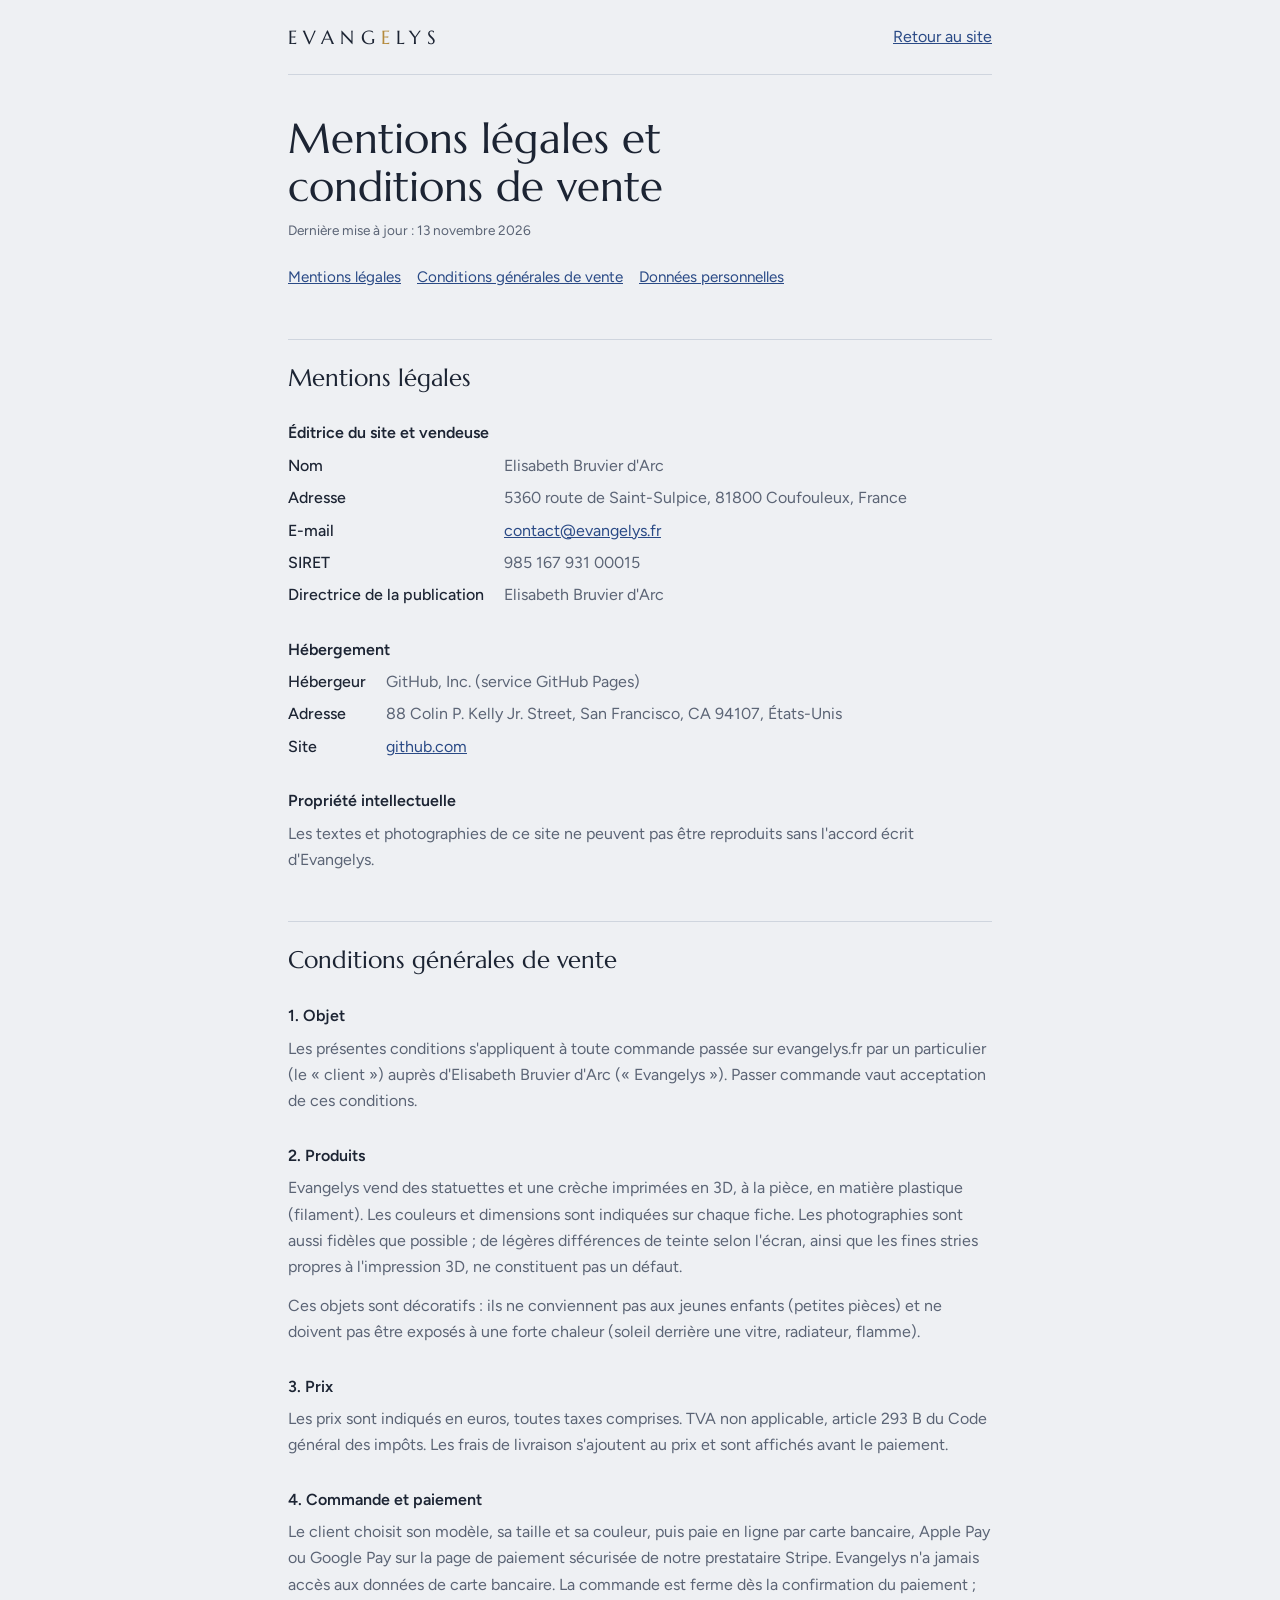
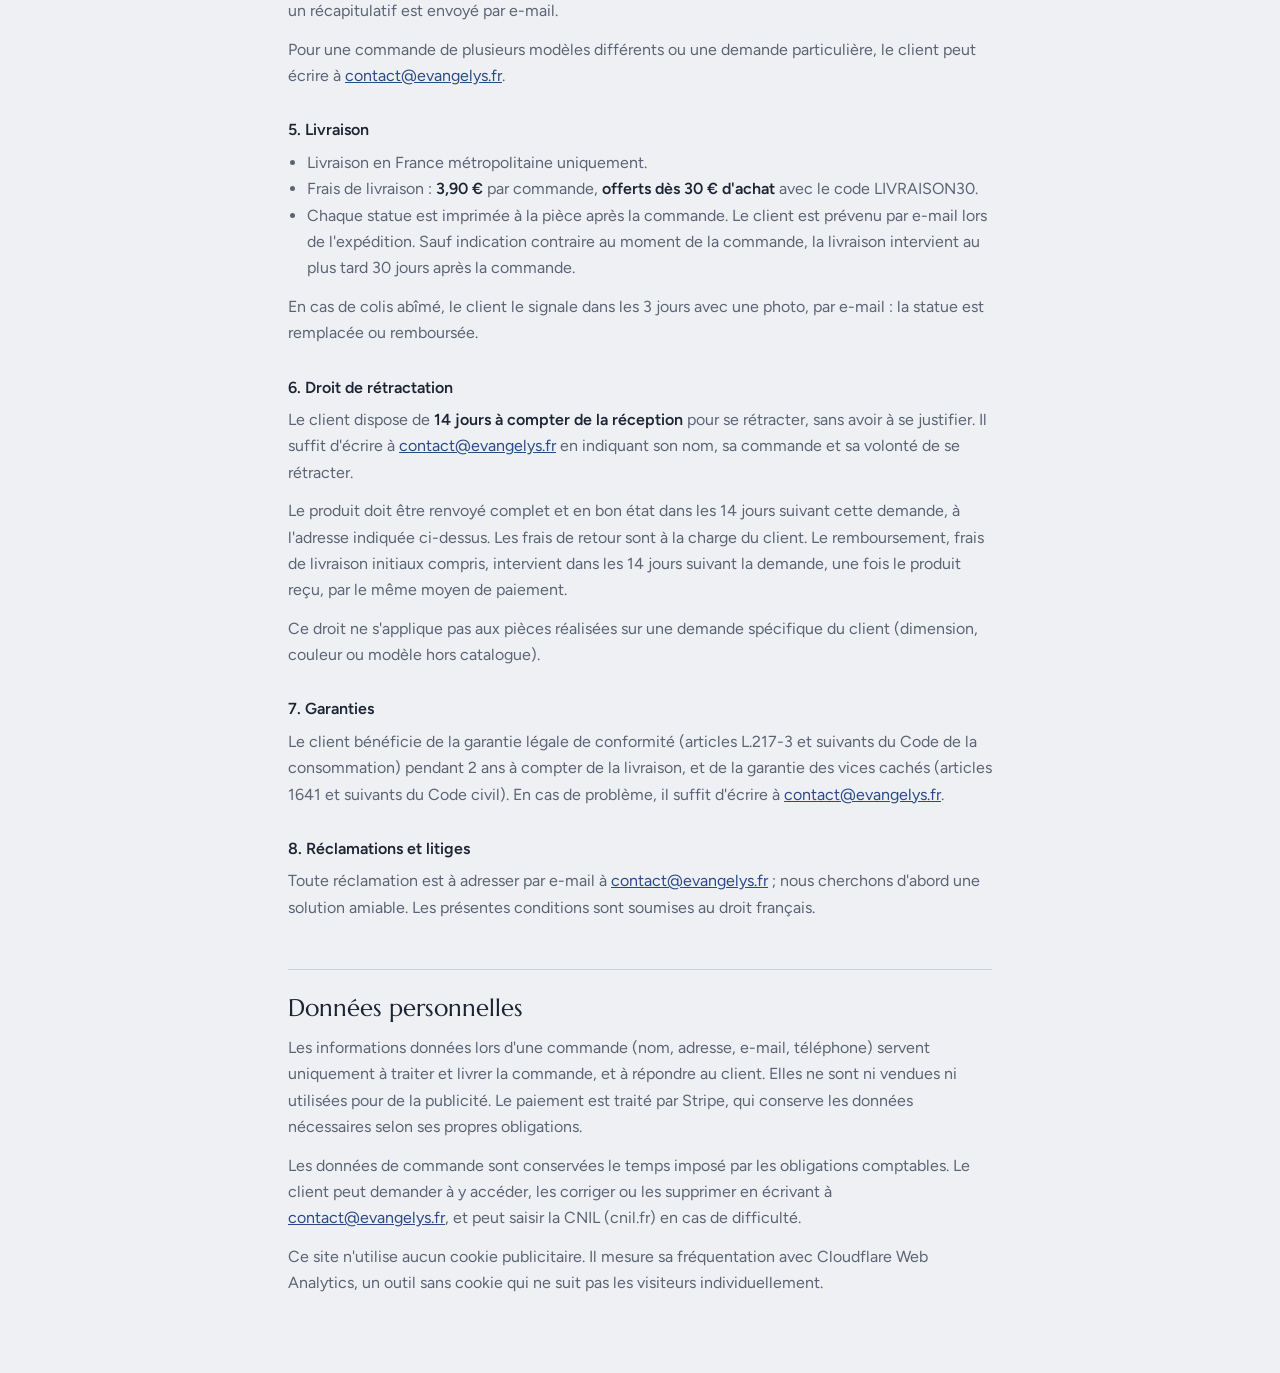
<file: conditions.html>
<!doctype html>
<html lang="fr">
<head>
<meta charset="utf-8">
<meta name="viewport" content="width=device-width, initial-scale=1, viewport-fit=cover">
<meta name="robots" content="noindex">
<title>Mentions légales et CGV · Evangelys</title>
<link rel="icon" href="/favicon.ico" sizes="16x16 32x32 48x48">
<link rel="icon" type="image/png" sizes="16x16" href="/favicon-16x16.png">
<link rel="icon" type="image/png" sizes="32x32" href="/favicon-32x32.png">
<link rel="icon" type="image/png" sizes="192x192" href="/icon-192.png">
<link rel="apple-touch-icon" sizes="180x180" href="/apple-touch-icon.png">
<link rel="manifest" href="/site.webmanifest">
<meta name="theme-color" content="#2a4a86">
<link rel="preconnect" href="https://fonts.googleapis.com">
<link rel="preconnect" href="https://fonts.gstatic.com" crossorigin>
<link rel="stylesheet" href="https://fonts.googleapis.com/css2?family=Marcellus&family=Figtree:wght@400;500;600&display=swap">
<style>
:root{
  --stone:#eef0f3;--niche:#e2e6ec;--ink:#1c2433;--muted:#5b6475;--marial:#2a4a86;--gilt:#b48a3c;--line:#cfd5de;
  --display:"Marcellus","Trajan Pro",Georgia,serif;
  --body:"Figtree",system-ui,-apple-system,"Segoe UI",sans-serif;
}
@media (prefers-color-scheme:dark){:root{--stone:#12161e;--niche:#1b212c;--ink:#e7eaf0;--muted:#9aa3b4;--marial:#8fb0ec;--gilt:#d6b06a;--line:#2b3342;color-scheme:dark}}
*{box-sizing:border-box}
html{-webkit-text-size-adjust:100%}
body{margin:0;background:var(--stone);color:var(--ink);font:400 1rem/1.65 var(--body);
  padding-left:max(16px,env(safe-area-inset-left,0px));padding-right:max(16px,env(safe-area-inset-right,0px))}
.wrap{max-width:44rem;margin:0 auto;padding-block:24px 64px}
a{color:var(--marial)}
header{display:flex;justify-content:space-between;align-items:center;gap:16px;padding-block:0 24px;border-bottom:1px solid var(--line);margin-bottom:40px}
.mark{font:400 1.2rem/1 var(--display);letter-spacing:.32em;text-decoration:none;color:var(--ink)}
.mark span{color:var(--gilt)}
h1{font:400 clamp(1.9rem,5vw,2.6rem)/1.15 var(--display);margin:0 0 8px;text-wrap:balance}
h2{font:400 1.5rem/1.2 var(--display);margin:48px 0 12px;padding-top:24px;border-top:1px solid var(--line)}
h3{font-size:1rem;font-weight:600;margin:28px 0 6px}
p,li{color:var(--muted)}
p{margin:0 0 12px}
strong{color:var(--ink);font-weight:600}
ul{padding-left:1.2em;margin:0 0 12px}
.updated{font-size:.85rem;color:var(--muted);margin-bottom:24px}
nav.toc{display:flex;gap:16px;flex-wrap:wrap;font-size:.95rem}
dl{display:grid;grid-template-columns:max-content minmax(0,1fr);gap:6px 20px;margin:0 0 12px}
dt{color:var(--ink);font-weight:500}
dd{margin:0;color:var(--muted);overflow-wrap:anywhere}
@media (max-width:520px){dl{grid-template-columns:minmax(0,1fr)}dd{margin-bottom:8px}}
</style>
</head>
<body>
<div class="wrap">
  <header>
    <a class="mark" href="/">EVANG<span>E</span>LYS</a>
    <a href="/">Retour au site</a>
  </header>

  <h1>Mentions légales et conditions de vente</h1>
  <p class="updated">Dernière mise à jour : 13 novembre 2026</p>
  <nav class="toc" aria-label="Sur cette page">
    <a href="#mentions">Mentions légales</a>
    <a href="#cgv">Conditions générales de vente</a>
    <a href="#donnees">Données personnelles</a>
  </nav>

  <h2 id="mentions">Mentions légales</h2>
  <h3>Éditrice du site et vendeuse</h3>
  <dl>
    <dt>Nom</dt><dd>Elisabeth Bruvier d'Arc</dd>
    <dt>Adresse</dt><dd>5360 route de Saint-Sulpice, 81800 Coufouleux, France</dd>
    <dt>E-mail</dt><dd><a href="mailto:contact@evangelys.fr">contact@evangelys.fr</a></dd>
    <dt>SIRET</dt><dd>985 167 931 00015</dd>
    <dt>Directrice de la publication</dt><dd>Elisabeth Bruvier d'Arc</dd>
  </dl>
  <h3>Hébergement</h3>
  <dl>
    <dt>Hébergeur</dt><dd>GitHub, Inc. (service GitHub Pages)</dd>
    <dt>Adresse</dt><dd>88 Colin P. Kelly Jr. Street, San Francisco, CA 94107, États-Unis</dd>
    <dt>Site</dt><dd><a href="https://github.com">github.com</a></dd>
  </dl>
  <h3>Propriété intellectuelle</h3>
  <p>Les textes et photographies de ce site ne peuvent pas être reproduits sans l'accord écrit d'Evangelys.</p>

  <h2 id="cgv">Conditions générales de vente</h2>

  <h3>1. Objet</h3>
  <p>Les présentes conditions s'appliquent à toute commande passée sur evangelys.fr par un particulier (le « client ») auprès d'Elisabeth Bruvier d'Arc (« Evangelys »). Passer commande vaut acceptation de ces conditions.</p>

  <h3>2. Produits</h3>
  <p>Evangelys vend des statuettes et une crèche imprimées en 3D, à la pièce, en matière plastique (filament). Les couleurs et dimensions sont indiquées sur chaque fiche. Les photographies sont aussi fidèles que possible ; de légères différences de teinte selon l'écran, ainsi que les fines stries propres à l'impression 3D, ne constituent pas un défaut.</p>
  <p>Ces objets sont décoratifs : ils ne conviennent pas aux jeunes enfants (petites pièces) et ne doivent pas être exposés à une forte chaleur (soleil derrière une vitre, radiateur, flamme).</p>

  <h3>3. Prix</h3>
  <p>Les prix sont indiqués en euros, toutes taxes comprises. TVA non applicable, article 293 B du Code général des impôts. Les frais de livraison s'ajoutent au prix et sont affichés avant le paiement.</p>

  <h3>4. Commande et paiement</h3>
  <p>Le client choisit son modèle, sa taille et sa couleur, puis paie en ligne par carte bancaire, Apple Pay ou Google Pay sur la page de paiement sécurisée de notre prestataire Stripe. Evangelys n'a jamais accès aux données de carte bancaire. La commande est ferme dès la confirmation du paiement ; un récapitulatif est envoyé par e-mail.</p>
  <p>Pour une commande de plusieurs modèles différents ou une demande particulière, le client peut écrire à <a href="mailto:contact@evangelys.fr">contact@evangelys.fr</a>.</p>

  <h3>5. Livraison</h3>
  <ul>
    <li>Livraison en France métropolitaine uniquement.</li>
    <li>Frais de livraison : <strong>3,90 €</strong> par commande, <strong>offerts dès 30 € d'achat</strong> avec le code LIVRAISON30.</li>
    <li>Chaque statue est imprimée à la pièce après la commande. Le client est prévenu par e-mail lors de l'expédition. Sauf indication contraire au moment de la commande, la livraison intervient au plus tard 30 jours après la commande.</li>
  </ul>
  <p>En cas de colis abîmé, le client le signale dans les 3 jours avec une photo, par e-mail : la statue est remplacée ou remboursée.</p>

  <h3>6. Droit de rétractation</h3>
  <p>Le client dispose de <strong>14 jours à compter de la réception</strong> pour se rétracter, sans avoir à se justifier. Il suffit d'écrire à <a href="mailto:contact@evangelys.fr">contact@evangelys.fr</a> en indiquant son nom, sa commande et sa volonté de se rétracter.</p>
  <p>Le produit doit être renvoyé complet et en bon état dans les 14 jours suivant cette demande, à l'adresse indiquée ci-dessus. Les frais de retour sont à la charge du client. Le remboursement, frais de livraison initiaux compris, intervient dans les 14 jours suivant la demande, une fois le produit reçu, par le même moyen de paiement.</p>
  <p>Ce droit ne s'applique pas aux pièces réalisées sur une demande spécifique du client (dimension, couleur ou modèle hors catalogue).</p>

  <h3>7. Garanties</h3>
  <p>Le client bénéficie de la garantie légale de conformité (articles L.217-3 et suivants du Code de la consommation) pendant 2 ans à compter de la livraison, et de la garantie des vices cachés (articles 1641 et suivants du Code civil). En cas de problème, il suffit d'écrire à <a href="mailto:contact@evangelys.fr">contact@evangelys.fr</a>.</p>

  <h3>8. Réclamations et litiges</h3>
  <p>Toute réclamation est à adresser par e-mail à <a href="mailto:contact@evangelys.fr">contact@evangelys.fr</a> ; nous cherchons d'abord une solution amiable. Les présentes conditions sont soumises au droit français.</p>

  <h2 id="donnees">Données personnelles</h2>
  <p>Les informations données lors d'une commande (nom, adresse, e-mail, téléphone) servent uniquement à traiter et livrer la commande, et à répondre au client. Elles ne sont ni vendues ni utilisées pour de la publicité. Le paiement est traité par Stripe, qui conserve les données nécessaires selon ses propres obligations.</p>
  <p>Les données de commande sont conservées le temps imposé par les obligations comptables. Le client peut demander à y accéder, les corriger ou les supprimer en écrivant à <a href="mailto:contact@evangelys.fr">contact@evangelys.fr</a>, et peut saisir la CNIL (cnil.fr) en cas de difficulté.</p>
  <p>Ce site n'utilise aucun cookie publicitaire. Il mesure sa fréquentation avec Cloudflare Web Analytics, un outil sans cookie qui ne suit pas les visiteurs individuellement.</p>
</div>
<!-- Cloudflare Web Analytics --><script type='module' src='https://static.cloudflareinsights.com/beacon.min.js' data-cf-beacon='{"token": "3c78efad848742069516bf353b817e78"}'></script><!-- End Cloudflare Web Analytics -->
</body>
</html>
</file>
<file: site.css>
/* Layout: a quiet chapel wall. Inscriptional caps for names, one column of large figures, a single gilt thread. */
:root{
  --stone:#eef0f3;      /* page: cool plaster with a blue bias */
  --niche:#e2e6ec;      /* photo frames and fields */
  --ink:#1c2433;        /* text */
  --muted:#5b6475;
  --marial:#2a4a86;     /* Marian blue, the accent */
  --gilt:#b48a3c;       /* used once or twice, like leaf */
  --line:#cfd5de;
  --glow:#f8f9fb;
  --shadow:rgba(28,36,51,.28);
  --display:"Marcellus","Trajan Pro",Georgia,serif;
  --body:"Figtree",system-ui,-apple-system,"Segoe UI",sans-serif;
}
@media (prefers-color-scheme:dark){:root:not([data-theme="light"]){
  --stone:#12161e;--niche:#1b212c;--ink:#e7eaf0;--muted:#9aa3b4;--marial:#8fb0ec;--gilt:#d6b06a;--line:#2b3342;--glow:#2c3443;--shadow:rgba(0,0,0,.6);color-scheme:dark}}
:root[data-theme="dark"]{--stone:#12161e;--niche:#1b212c;--ink:#e7eaf0;--muted:#9aa3b4;--marial:#8fb0ec;--gilt:#d6b06a;--line:#2b3342;--glow:#2c3443;--shadow:rgba(0,0,0,.6);color-scheme:dark}

*{box-sizing:border-box}
[hidden]{display:none!important}
html{-webkit-text-size-adjust:100%}
body{margin:0;background:var(--stone);color:var(--ink);font:400 1rem/1.6 var(--body);
  padding-left:max(16px,env(safe-area-inset-left,0px));padding-right:max(16px,env(safe-area-inset-right,0px))}
.wrap{max-width:1080px;margin:0 auto}
a{color:var(--marial)}
:focus-visible{outline:2px solid var(--marial);outline-offset:3px}

header{display:flex;justify-content:space-between;align-items:center;gap:16px;padding-block:24px;border-bottom:1px solid var(--line)}
.mark{font:400 1.35rem/1 var(--display);letter-spacing:.32em;text-decoration:none;color:var(--ink)}
.mark span{color:var(--gilt)}
nav{display:flex;gap:20px;font-size:.9rem}
nav a{color:var(--muted);text-decoration:none}
nav a:hover{color:var(--ink)}

.hero{padding-block:72px 56px;display:grid;gap:20px;max-width:46rem}
.eyebrow{font-size:.75rem;letter-spacing:.18em;text-transform:uppercase;color:var(--muted);margin:0}
h1{font:400 clamp(2.2rem,5.5vw,3.6rem)/1.08 var(--display);margin:0;text-wrap:balance}
h1 em{font-style:normal;color:var(--marial)}
.hero p.lead{font-size:1.125rem;color:var(--muted);margin:0;max-width:36rem}

h2{font:400 clamp(1.6rem,3.5vw,2.2rem)/1.15 var(--display);margin:0;text-wrap:balance}
section{padding-block:48px}

.scene{position:relative;margin:0 0 56px;border-radius:2px;overflow:hidden;background:var(--niche)}
.scene img{display:block;width:100%;max-width:100%;height:auto;aspect-ratio:16/9;object-fit:cover}
.scene figcaption{position:absolute;inset:auto 0 0 0;padding:48px 28px 24px;display:flex;justify-content:space-between;align-items:flex-end;gap:16px;flex-wrap:wrap;
  background:linear-gradient(to top,rgba(20,16,10,.72),rgba(20,16,10,0));color:#fff}
.scene .s-title{font:400 clamp(1.3rem,3vw,1.9rem)/1.15 var(--display);margin:0}
.scene .s-sub{margin:4px 0 0;font-size:.95rem;opacity:.9}
.scene a{color:#1c2433;background:#fff;padding:12px 18px;border-radius:2px;text-decoration:none;font-weight:500;font-size:.9rem}
.scene a:hover{background:#eef0f3}
@media (max-width:760px){.scene figcaption{position:static;background:var(--ink);color:var(--stone);padding:16px}.scene a{background:var(--stone);color:var(--ink)}}
.models{display:grid;gap:72px;padding-block:24px 48px}
.model{display:grid;grid-template-columns:minmax(0,1.05fr) minmax(0,1fr);gap:48px;align-items:start}
.model:nth-child(even) .viewer{order:2}
.viewer{display:grid;gap:12px}
.frame{aspect-ratio:3/4;max-width:100%;background:radial-gradient(ellipse 70% 55% at 50% 42%,var(--glow),var(--niche) 70%);overflow:hidden;border-radius:2px;position:relative}
.frame::after{content:"";position:absolute;left:28%;right:28%;bottom:5.5%;height:3%;border-radius:50%;background:var(--shadow);filter:blur(10px)}
.frame img{width:100%;height:100%;object-fit:contain;display:block;position:relative;z-index:1}
.thumbs{display:flex;gap:8px;flex-wrap:wrap}
.thumbs button{all:unset;cursor:pointer;width:64px;aspect-ratio:3/4;background:var(--niche);opacity:.55;transition:opacity .2s;border-radius:2px;overflow:hidden}
.thumbs button img{width:100%;height:100%;object-fit:contain;display:block}
.thumbs button[aria-pressed="true"],.thumbs button:hover{opacity:1}
.thumbs button:focus-visible{outline:2px solid var(--marial);outline-offset:2px}

.info{display:grid;gap:18px;padding-top:8px;min-width:0}
.info .kind{font-size:.75rem;letter-spacing:.18em;text-transform:uppercase;color:var(--gilt);margin:0}
.info p{margin:0;color:var(--muted);max-width:32rem}
.swatches{display:grid;gap:10px}
.swatches .label{font-size:.85rem;color:var(--muted)}
.swatches .label b{color:var(--ink);font-weight:500}
.chips{display:flex;gap:10px;flex-wrap:wrap}
.chip{all:unset;cursor:pointer;width:30px;height:30px;border-radius:50%;box-shadow:inset 0 0 0 1px rgba(0,0,0,.15);position:relative}
.chip[aria-pressed="true"]::after{content:"";position:absolute;inset:-5px;border-radius:50%;border:1.5px solid var(--ink)}
.chip:focus-visible{outline:2px solid var(--marial);outline-offset:6px}
.sizes{display:flex;gap:8px;flex-wrap:wrap}
.size{all:unset;cursor:pointer;padding:8px 14px;border:1px solid var(--line);border-radius:2px;font-size:.9rem;font-variant-numeric:tabular-nums}
.size:hover{border-color:var(--ink)}
.size[aria-pressed="true"]{border-color:var(--ink);background:var(--ink);color:var(--stone)}
.size:focus-visible{outline:2px solid var(--marial);outline-offset:2px}
.info .ship{font-size:.85rem;margin-top:-8px}
.info .ship b{color:var(--ink);font-weight:600;letter-spacing:.02em}
.info .hint{font-size:.8rem;margin-top:-6px}
.buy-row{display:flex;gap:18px;align-items:center;flex-wrap:wrap}
.buy-row .ask{color:var(--muted);font-size:.9rem}
.info .price s{font-size:1.1rem;color:var(--muted);margin-left:8px;text-decoration-thickness:1px}
.info .price{font:400 2rem/1 var(--display);color:var(--ink);font-variant-numeric:tabular-nums}
.mail-row{display:flex;gap:10px;align-items:center;flex-wrap:wrap;margin-top:16px}
.mail{font-weight:500;color:var(--ink);user-select:all;overflow-wrap:anywhere}
.copy{all:unset;cursor:pointer;font-size:.8rem;padding:4px 10px;border:1px solid var(--line);border-radius:2px;color:var(--muted)}
.copy:hover{color:var(--ink);border-color:var(--ink)}
.copy:focus-visible{outline:2px solid var(--marial);outline-offset:2px}
.cta{justify-self:start;font:500 .95rem/1 var(--body);color:var(--stone);background:var(--ink);border:0;padding:14px 22px;border-radius:2px;cursor:pointer;text-decoration:none}
.cta:hover{background:var(--marial)}

.craft{border-top:1px solid var(--line);display:grid;grid-template-columns:minmax(0,1fr) minmax(0,1.4fr);gap:48px}
.craft dl{display:grid;gap:20px;margin:0}
.craft dt{font:400 1.1rem/1.3 var(--display);letter-spacing:.04em}
.craft dd{margin:4px 0 0;color:var(--muted)}

.notify{border-top:1px solid var(--line);display:grid;grid-template-columns:minmax(0,1fr) minmax(0,1.4fr);gap:48px}
.notify .intro p{color:var(--muted);margin:12px 0 0}
form{display:grid;grid-template-columns:1fr 1fr;gap:16px}
.field{display:grid;gap:6px;min-width:0}
.field.full{grid-column:1/-1}
label{font-size:.85rem;color:var(--muted)}
input,select,textarea{font:inherit;color:var(--ink);background:var(--niche);border:1px solid transparent;border-radius:2px;padding:12px;width:100%}
input:focus,select:focus,textarea:focus{outline:none;border-color:var(--marial)}
textarea{min-height:96px;resize:vertical}
.form-actions{grid-column:1/-1;display:flex;gap:16px;align-items:center;flex-wrap:wrap}
.note{font-size:.9rem;color:var(--muted);margin:0}
.done{grid-column:1/-1;padding:16px;background:var(--niche);border-left:2px solid var(--gilt)}

footer{border-top:1px solid var(--line);padding-block:32px 48px;display:flex;justify-content:space-between;gap:16px;flex-wrap:wrap;font-size:.85rem;color:var(--muted)}
footer .mark{font-size:.95rem}

@media (max-width:760px){
  .model,.craft,.notify{grid-template-columns:minmax(0,1fr);gap:24px}
  .model:nth-child(even) .viewer{order:0}
  .hero{padding-block:48px 32px}
  form{grid-template-columns:minmax(0,1fr)}
  header nav{display:none}
}
@media (prefers-reduced-motion:reduce){*{transition:none!important}}

/* Product pages and static cards */
.crumbs{display:flex;flex-wrap:wrap;gap:0;margin:0 0 32px;padding:0;list-style:none;font-size:.9rem;color:var(--muted)}
.crumbs li{display:inline;align-items:center}
.crumbs li:not(:last-child)::after{content:"/";margin:0 .6em;color:var(--line)}
.crumbs a{color:var(--muted)}
.crumbs a:hover{color:var(--marial)}
.crumbs [aria-current="page"]{color:var(--ink)}
.others{border-top:1px solid var(--line);padding-block:40px 8px}
.others h2{font:400 1.5rem/1.2 var(--display);margin:0 0 16px}
.others ul{list-style:none;padding:0;margin:0;display:grid;gap:14px}
.others a{color:var(--ink);text-decoration:none}
.others a:hover{color:var(--marial)}
.others .meta{display:block;color:var(--muted);font-size:.9rem}
.fiche{font-size:.9rem;color:var(--muted)}
.info h2 a{color:inherit;text-decoration:none}
.info h2 a:hover{color:var(--marial)}
.static-specs{margin:0;padding:0;list-style:none;color:var(--muted);display:grid;gap:4px;font-size:.95rem}
html.js .static-specs{display:none}

.wrap > h1{margin:0 0 28px}
/* Photos d'ambiance, sans détourage */
#creche .frame,
#colombes .frame{aspect-ratio:4/3;background:none}
#creche .frame::after,
#colombes .frame::after{display:none}
#creche .frame img,
#colombes .frame img{object-fit:cover}
#creche .thumbs button,
#colombes .thumbs button{aspect-ratio:4/3;width:80px}
#creche .thumbs button img,
#colombes .thumbs button img{object-fit:cover}
#exvoto .frame{background:none}
#exvoto .frame::after{display:none}
#exvoto .frame img{object-fit:cover}
</file>
